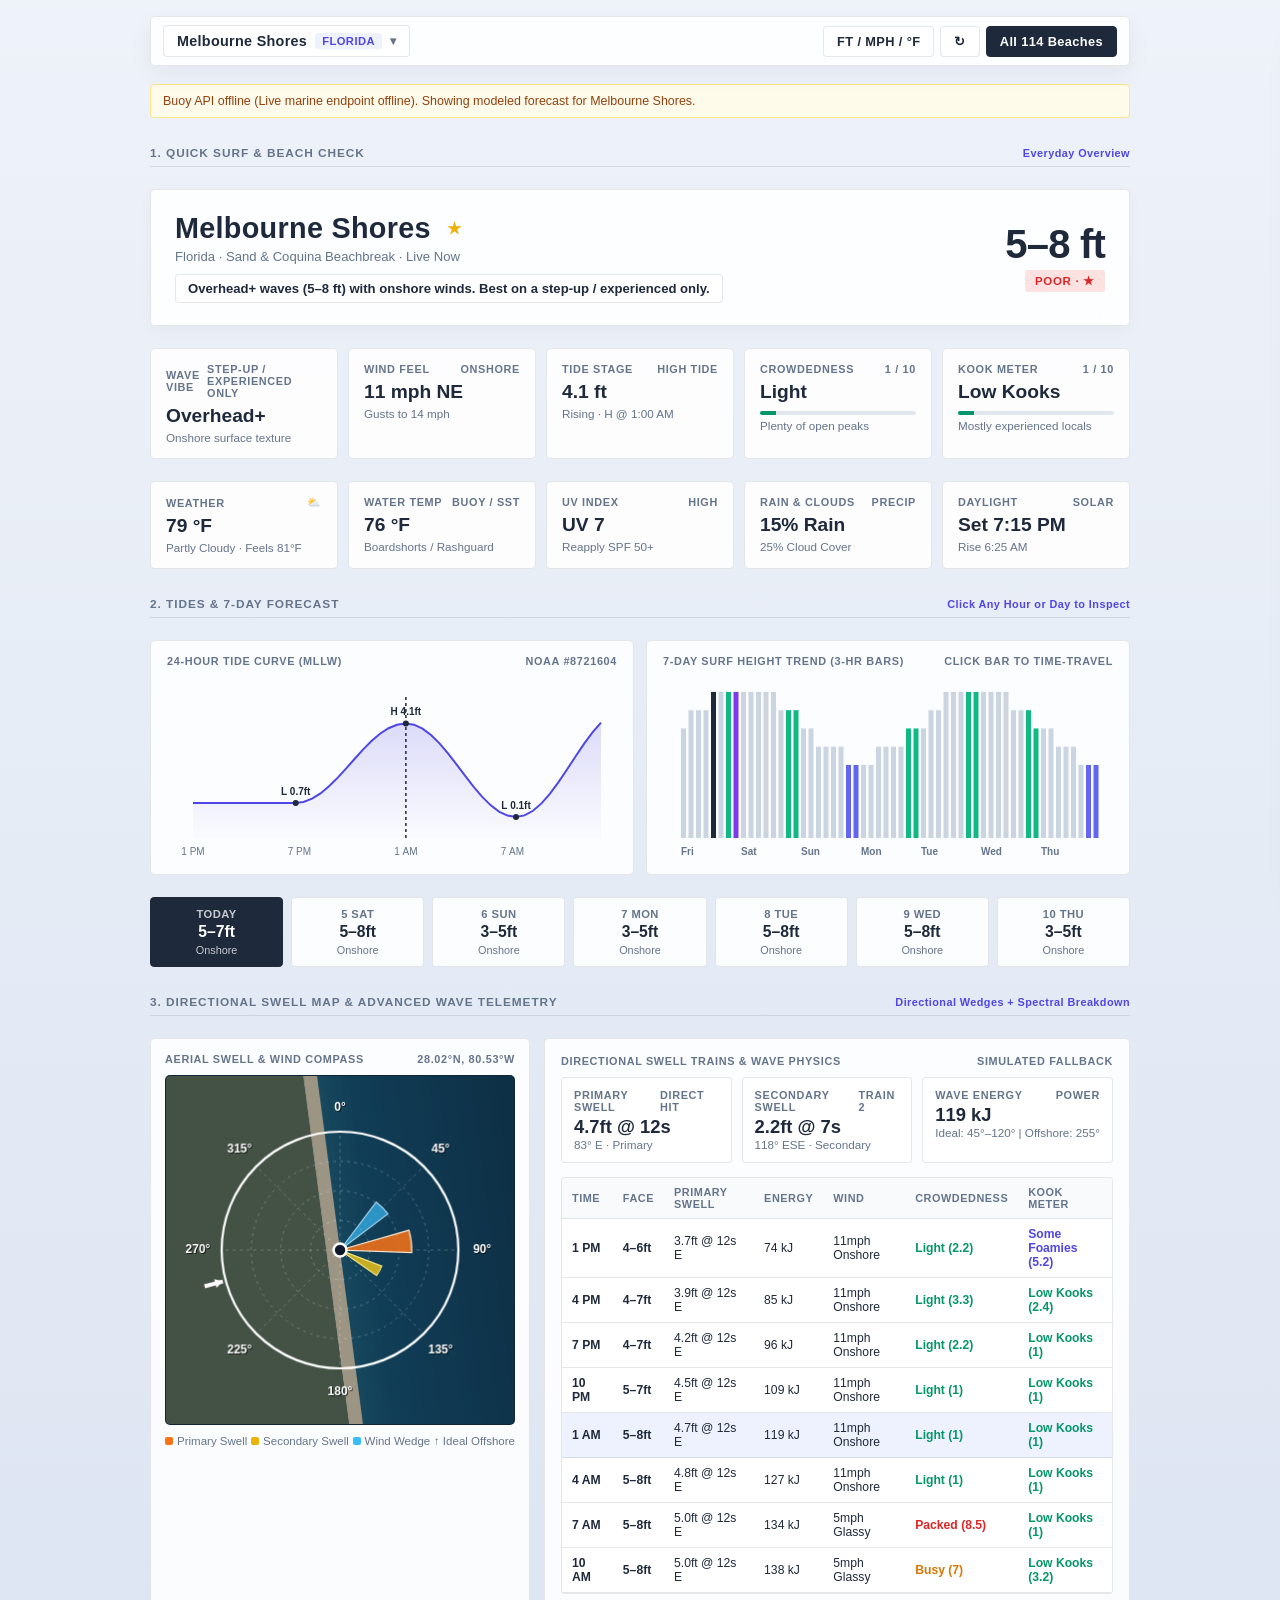
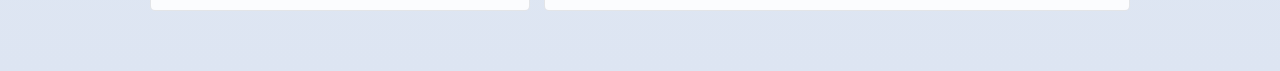
<file: index.html>
<!DOCTYPE html>
<html lang="en">
<head>
  <meta charset="UTF-8" />
  <meta name="viewport" content="width=device-width, initial-scale=1.0" />
  <title>Swell — Progressive Surf Report & Satellite Compass</title>
  <link rel="stylesheet" href="./styles.css" />
</head>
<body>

  <!-- TOP NAVIGATION BAR -->
  <header class="top-bar">
    <div class="bar-left">
      <button class="spot-current-btn" id="btnOpenSpots">
        <span id="navSpotName">Melbourne Shores</span>
        <span class="region-badge" id="navSpotRegion">Florida</span>
        <span style="color: var(--text-muted); font-size: 0.75rem;">▾</span>
      </button>
      <button id="btnResetNow" class="btn-soft" style="display: none;">Return to Live Now</button>
    </div>

    <div class="top-actions">
      <button id="btnUnits">FT / MPH / °F</button>
      <button id="btnRefresh" title="Refresh Live Buoy & Weather">↻</button>
      <button id="btnOpenDrawer2" class="btn-dark">All 114 Beaches</button>
    </div>
  </header>

  <div class="container">
    <div class="alert-banner" id="alertBanner"></div>

    <!-- =======================================================================
         TIER 1: THE BASICS (Simple At-a-Glance Summary + Local Beach Weather)
         ======================================================================= -->
    <div class="tier-header">
      <span class="tier-title">1. Quick Surf & Beach Check</span>
      <span class="tier-tag">Everyday Overview</span>
    </div>

    <section class="hero-panel">
      <div class="hero-left">
        <h1>
          <span id="spotTitle">Melbourne Shores</span>
          <button class="fav-btn" id="heroFavBtn" title="Save Favorite">★</button>
        </h1>
        <div class="hero-meta" id="spotSubtitle">Florida · Sand & Coquina Beachbreak · Viewing: Live Now</div>
        <div class="amateur-call" id="amateurSummary">Fun waist-to-chest high waves with clean offshore winds. Great for most boards.</div>
      </div>

      <div class="hero-right">
        <div class="big-surf-size" id="heroSurfRange">3–4 ft</div>
        <span class="quality-tag q-GOOD" id="heroQualityBadge">GOOD · ★★★★</span>
      </div>
    </section>

    <!-- 5 Simple Surf Cards (Wave Vibe, Wind Feel, Tide Stage, Crowdedness, Kook Meter) -->
    <section class="basic-grid">
      <div class="metric-tile">
        <div class="tile-label"><span>Wave Vibe</span><span id="tileBoardRec">Short / Funboard</span></div>
        <div class="tile-val" id="tileWaveScale">Waist – Chest</div>
        <div class="tile-sub" id="tileSurfaceNote">Clean face condition</div>
      </div>

      <div class="metric-tile">
        <div class="tile-label"><span>Wind Feel</span><span id="tileWindQuality">Clean</span></div>
        <div class="tile-val" id="tileWindSimple">8 mph Offshore</div>
        <div class="tile-sub" id="tileWindGustSimple">Gusts to 11 mph</div>
      </div>

      <div class="metric-tile">
        <div class="tile-label"><span>Tide Stage</span><span id="tileTideStage">Mid Tide</span></div>
        <div class="tile-val" id="tileTideHeight">2.4 ft</div>
        <div class="tile-sub" id="tileTideNext">Rising toward High</div>
      </div>

      <div class="metric-tile">
        <div class="tile-label"><span>Crowdedness</span><span id="tileCrowdScore">5.5 / 10</span></div>
        <div class="tile-val" id="tileCrowdLabel">Moderate</div>
        <div class="crowd-track">
          <div class="crowd-fill" id="tileCrowdBar" style="width: 55%; background: #4f46e5;"></div>
        </div>
        <div class="tile-sub" id="tileCrowdSub">Manageable peak</div>
      </div>

      <div class="metric-tile">
        <div class="tile-label"><span>Kook Meter</span><span id="tileKookScore">4.0 / 10</span></div>
        <div class="tile-val" id="tileKookLabel">Some Wavestorms</div>
        <div class="crowd-track">
          <div class="crowd-fill" id="tileKookBar" style="width: 40%; background: #f59e0b;"></div>
        </div>
        <div class="tile-sub" id="tileKookSub">Watch for flying foamies</div>
      </div>
    </section>

    <!-- Local Beach Weather & Water Strip -->
    <section class="weather-strip">
      <div class="metric-tile">
        <div class="tile-label"><span>Weather</span><span id="wxConditionIcon">☀</span></div>
        <div class="tile-val" id="wxAirTemp">78 °F</div>
        <div class="tile-sub" id="wxSkyDesc">Mostly Clear · Feels 79°</div>
      </div>

      <div class="metric-tile">
        <div class="tile-label"><span>Water Temp</span><span>Buoy / SST</span></div>
        <div class="tile-val" id="wxWaterTemp">74 °F</div>
        <div class="tile-sub" id="wxWetsuit">Rashguard / Spring Suit</div>
      </div>

      <div class="metric-tile">
        <div class="tile-label"><span>UV Index</span><span id="wxUvLevel">High</span></div>
        <div class="tile-val" id="wxUvVal">UV 7</div>
        <div class="tile-sub" id="wxSunscreen">Sunscreen advised</div>
      </div>

      <div class="metric-tile">
        <div class="tile-label"><span>Rain & Clouds</span><span>Precip</span></div>
        <div class="tile-val" id="wxRainProb">10% Rain</div>
        <div class="tile-sub" id="wxCloudCover">20% Cloud Cover</div>
      </div>

      <div class="metric-tile">
        <div class="tile-label"><span>Daylight</span><span>Solar</span></div>
        <div class="tile-val" id="wxSunset">6:45 PM</div>
        <div class="tile-sub" id="wxSunrise">First light 6:15 AM</div>
      </div>
    </section>

    <!-- =======================================================================
         TIER 2: FORECAST CHARTS & 7-DAY OUTLOOK (Intermediate)
         ======================================================================= -->
    <div class="tier-header">
      <span class="tier-title">2. Tides & 7-Day Forecast</span>
      <span class="tier-tag">Click Any Hour or Day to Inspect</span>
    </div>

    <section class="charts-row">
      <div class="chart-box">
        <div class="tile-label">
          <span>24-Hour Tide Curve (MLLW)</span>
          <span id="tideStationLabel">NOAA Station</span>
        </div>
        <div class="canvas-container">
          <canvas id="tideCanvas"></canvas>
        </div>
      </div>

      <div class="chart-box">
        <div class="tile-label">
          <span>7-Day Surf Height Trend (3-Hr Bars)</span>
          <span>Click bar to time-travel</span>
        </div>
        <div class="canvas-container">
          <canvas id="swellCanvas"></canvas>
        </div>
      </div>
    </section>

    <section class="day-strip" id="dayStrip"></section>

    <!-- =======================================================================
         TIER 3: ADVANCED SWELL COMPASS MAP & WAVE PHYSICS (Scroll Down)
         ======================================================================= -->
    <div class="tier-header">
      <span class="tier-title">3. Directional Swell Map & Advanced Wave Telemetry</span>
      <span class="tier-tag">Directional Wedges + Spectral Breakdown</span>
    </div>

    <section class="advanced-grid">
      <!-- Surfline-Style Aerial Satellite Swell & Wind Compass Map -->
      <div class="swell-map-card">
        <div class="tile-label">
          <span>Aerial Swell & Wind Compass</span>
          <span id="mapCoordsLabel">28.02°N, 80.53°W</span>
        </div>
        <div class="swell-map-wrap">
          <canvas id="swellMapCanvas"></canvas>
        </div>
        <div class="swell-map-legend">
          <span><i class="legend-dot" style="background: #f97316;"></i>Primary Swell</span>
          <span><i class="legend-dot" style="background: #eab308;"></i>Secondary Swell</span>
          <span><i class="legend-dot" style="background: #38bdf8;"></i>Wind Wedge</span>
          <span><b>↑</b> Ideal Offshore</span>
        </div>
      </div>

      <!-- Deep Oceanographic Telemetry & 3-Hour Table -->
      <div class="telemetry-card">
        <div>
          <div class="tile-label" style="margin-bottom: 10px;">
            <span>Directional Swell Trains & Wave Physics</span>
            <span id="telemetryStatus">Live NOAA + Open-Meteo</span>
          </div>
          <div class="telemetry-grid">
            <div class="tech-box">
              <div class="tile-label"><span>Primary Swell</span><span id="advAlign">Direct</span></div>
              <div class="tech-val" id="advPrimarySwell">3.5ft @ 12s</div>
              <div class="tile-sub" id="advPrimaryDir">72° ENE · Groundswell</div>
            </div>
            <div class="tech-box">
              <div class="tile-label"><span>Secondary Swell</span><span>Train 2</span></div>
              <div class="tech-val" id="advSecSwell">1.8ft @ 8s</div>
              <div class="tile-sub" id="advSecDir">110° ESE · Windswell</div>
            </div>
            <div class="tech-box">
              <div class="tile-label"><span>Wave Energy</span><span>Power</span></div>
              <div class="tech-val" id="advEnergy">215 kJ</div>
              <div class="tile-sub" id="advSpotWindow">Ideal: 45°–115°</div>
            </div>
          </div>
        </div>

        <div class="mini-table-wrap">
          <table class="mini-table">
            <thead>
              <tr>
                <th>Time</th>
                <th>Face</th>
                <th>Primary Swell</th>
                <th>Energy</th>
                <th>Wind</th>
                <th>Crowdedness</th>
                <th>Kook Meter</th>
              </tr>
            </thead>
            <tbody id="hourlyTableBody"></tbody>
          </table>
        </div>
      </div>
    </section>
  </div>

  <!-- SLIDE-OUT DRAWER (114 SURF BREAKS DIRECTORY) -->
  <div class="drawer-backdrop" id="drawerBackdrop"></div>

  <aside class="drawer" id="mainDrawer">
    <div class="drawer-header">
      <h2>Select Surf Break (114 Spots)</h2>
      <button id="btnCloseDrawer" style="padding: 4px 9px;">✕</button>
    </div>

    <input type="text" id="spotSearch" class="search-box" placeholder="Search Melbourne Shores, Venice, Topanga, Malibu..." />

    <div class="region-pills" id="regionTabs">
      <button class="region-pill active" data-region="ALL">All (114)</button>
      <button class="region-pill" data-region="Florida">Florida (27)</button>
      <button class="region-pill" data-region="LA & SoCal">LA & SoCal (30)</button>
      <button class="region-pill" data-region="NorCal">NorCal (13)</button>
      <button class="region-pill" data-region="Hawaii">Hawaii (16)</button>
      <button class="region-pill" data-region="East Coast">East Coast (20)</button>
      <button class="region-pill" data-region="Gulf & PNW">Gulf & PNW (8)</button>
      <button class="region-pill" data-region="FAV">★ Saved</button>
    </div>

    <div class="spots-scroll" id="spotList"></div>
  </aside>

  <script type="module" src="./js/main.js"></script>
</body>
</html>
</file>
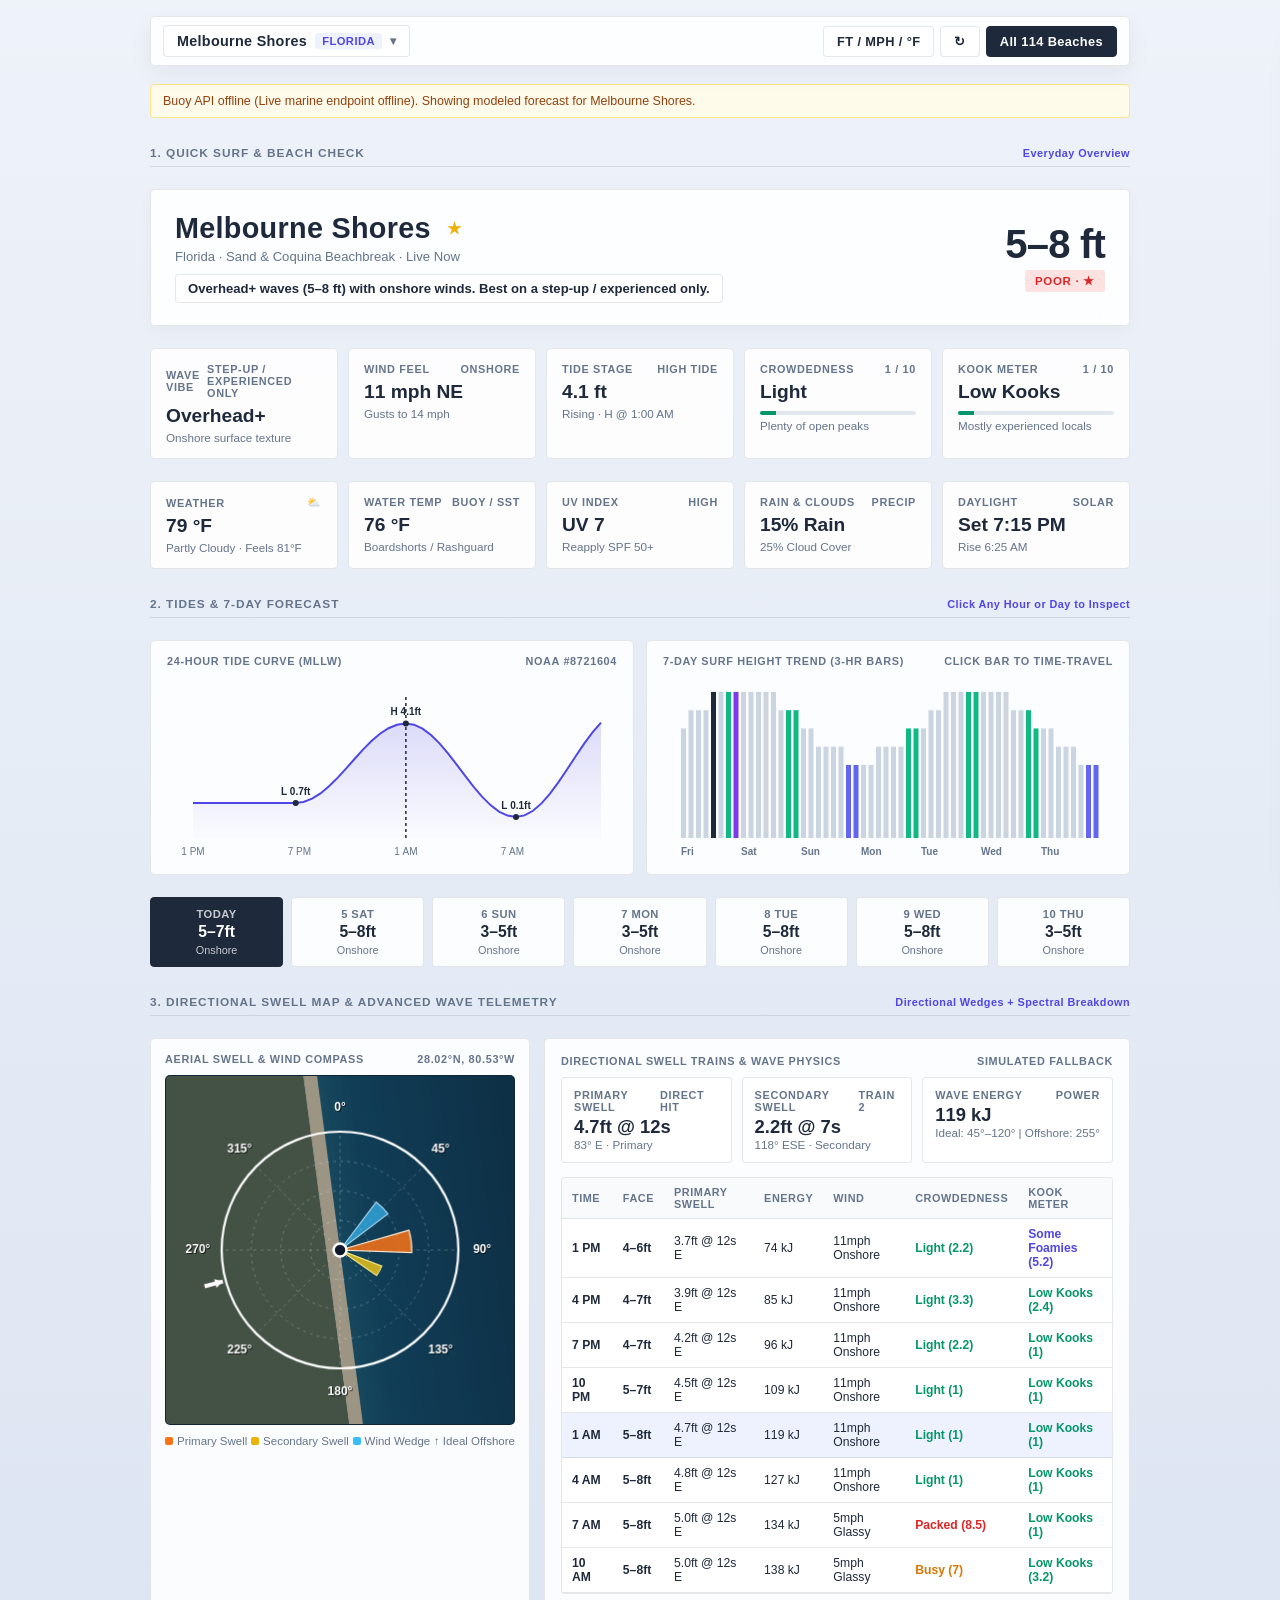
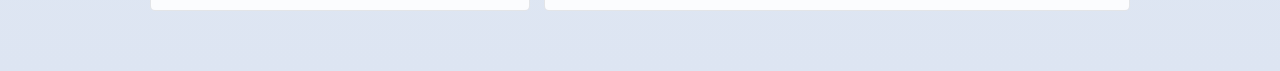
<file: surf_forecast.html>
<!DOCTYPE html>
<html lang="en">
<head>
  <meta charset="UTF-8" />
  <meta name="viewport" content="width=device-width, initial-scale=1.0" />
  <title>Swell — Progressive Surf Report & Satellite Compass</title>
  <style>
    :root {
      --bg-top: #eef2f9;
      --bg-bottom: #dde5f2;
      --surface: rgba(255, 255, 255, 0.88);
      --surface-solid: #ffffff;
      --surface-muted: #f8fafc;
      --border: rgba(30, 41, 59, 0.11);
      --text-main: #1e293b;
      --text-muted: #64748b;
      --accent: #4f46e5;
      --accent-soft: #eef2ff;
      --epic: #7c3aed;
      --good: #059669;
      --fair: #d97706;
      --poor: #dc2626;
      --font-futura: 'Futura', 'Futura PT', 'Avenir Next', 'Avenir', 'Century Gothic', sans-serif;
    }

    * {
      box-sizing: border-box;
      margin: 0;
      padding: 0;
      user-select: none;
    }

    body {
      background: linear-gradient(180deg, var(--bg-top) 0%, var(--bg-bottom) 100%);
      color: var(--text-main);
      font-family: var(--font-futura);
      min-height: 100vh;
      display: flex;
      flex-direction: column;
      align-items: center;
      padding: 84px 18px 60px;
    }

    /* Clean Architectural Top Bar */
    .top-bar {
      position: fixed;
      top: 16px;
      left: 50%;
      transform: translateX(-50%);
      width: min(94vw, 980px);
      background: var(--surface);
      backdrop-filter: blur(16px);
      -webkit-backdrop-filter: blur(16px);
      border: 1px solid var(--border);
      border-radius: 5px;
      padding: 8px 12px;
      display: flex;
      align-items: center;
      justify-content: space-between;
      gap: 10px;
      box-shadow: 0 8px 24px rgba(15, 23, 42, 0.05);
      z-index: 30;
    }

    .bar-left {
      display: flex;
      align-items: center;
      gap: 8px;
      overflow: hidden;
    }

    .spot-current-btn {
      font-size: 0.9rem;
      font-weight: 700;
      letter-spacing: 0.02em;
      background: var(--surface-solid);
      border: 1px solid var(--border);
      padding: 7px 13px;
      border-radius: 4px;
      display: inline-flex;
      align-items: center;
      gap: 8px;
      cursor: pointer;
    }

    .region-badge {
      font-size: 0.7rem;
      font-weight: 600;
      color: var(--accent);
      background: var(--accent-soft);
      padding: 2px 7px;
      border-radius: 3px;
      text-transform: uppercase;
      letter-spacing: 0.04em;
    }

    .top-actions {
      display: flex;
      align-items: center;
      gap: 6px;
    }

    button {
      font-family: var(--font-futura);
      font-size: 0.8rem;
      font-weight: 600;
      letter-spacing: 0.03em;
      padding: 7px 13px;
      border-radius: 4px;
      border: 1px solid var(--border);
      background: var(--surface-solid);
      color: var(--text-main);
      cursor: pointer;
      transition: all 0.14s ease;
      display: inline-flex;
      align-items: center;
      justify-content: center;
      gap: 6px;
    }

    button:hover {
      background: var(--surface-muted);
      border-color: rgba(30, 41, 59, 0.24);
    }

    button:active {
      transform: translateY(1px);
    }

    .btn-dark {
      background: var(--text-main);
      color: #ffffff;
      border-color: var(--text-main);
    }

    .btn-dark:hover {
      background: #334155;
    }

    .btn-soft {
      background: var(--accent-soft);
      color: var(--accent);
      border-color: rgba(79, 70, 229, 0.2);
    }

    /* Main Progressive Container */
    .container {
      width: min(94vw, 980px);
      display: flex;
      flex-direction: column;
      gap: 22px;
    }

    .alert-banner {
      background: #fffbeb;
      border: 1px solid #fde68a;
      color: #92400e;
      padding: 9px 12px;
      border-radius: 4px;
      font-size: 0.78rem;
      display: none;
    }

    /* Section Dividers for Progressive Complexity */
    .tier-header {
      display: flex;
      align-items: center;
      justify-content: space-between;
      border-bottom: 1px solid var(--border);
      padding-bottom: 6px;
      margin-top: 6px;
    }

    .tier-title {
      font-size: 0.74rem;
      font-weight: 700;
      text-transform: uppercase;
      letter-spacing: 0.08em;
      color: var(--text-muted);
    }

    .tier-tag {
      font-size: 0.68rem;
      font-weight: 600;
      color: var(--accent);
      letter-spacing: 0.04em;
    }

    /* =========================================================================
       TIER 1: THE BASICS (Amateur & Everyday Surfer Quick Check)
       ========================================================================= */
    .hero-panel {
      background: var(--surface);
      backdrop-filter: blur(12px);
      border: 1px solid var(--border);
      border-radius: 5px;
      padding: 22px 24px;
      display: flex;
      justify-content: space-between;
      align-items: center;
      flex-wrap: wrap;
      gap: 16px;
      box-shadow: 0 4px 16px rgba(15, 23, 42, 0.03);
    }

    .hero-left h1 {
      font-size: 1.8rem;
      font-weight: 700;
      letter-spacing: 0.01em;
      display: flex;
      align-items: center;
      gap: 10px;
    }

    .hero-meta {
      font-size: 0.82rem;
      color: var(--text-muted);
      margin-top: 4px;
    }

    .amateur-call {
      margin-top: 10px;
      display: inline-block;
      background: var(--surface-solid);
      border: 1px solid var(--border);
      padding: 6px 12px;
      border-radius: 4px;
      font-size: 0.82rem;
      font-weight: 600;
      color: var(--text-main);
    }

    .hero-right {
      text-align: right;
    }

    .big-surf-size {
      font-size: 2.5rem;
      font-weight: 700;
      letter-spacing: -0.02em;
      line-height: 1;
    }

    .quality-tag {
      display: inline-block;
      font-size: 0.72rem;
      font-weight: 700;
      padding: 4px 10px;
      border-radius: 3px;
      text-transform: uppercase;
      letter-spacing: 0.06em;
      margin-top: 6px;
    }

    .q-EPIC { background: #f3e8ff; color: var(--epic); }
    .q-GOOD { background: #d1fae5; color: var(--good); }
    .q-FAIR { background: #fef3c7; color: var(--fair); }
    .q-POOR { background: #fee2e2; color: var(--poor); }

    /* Basic 5-Card Strip (Wave Vibe, Wind, Tide, Crowdedness, Kook Meter) + Weather Strip */
    .basic-grid {
      display: grid;
      grid-template-columns: repeat(5, 1fr);
      gap: 10px;
    }

    .weather-strip {
      display: grid;
      grid-template-columns: repeat(5, 1fr);
      gap: 10px;
    }

    .metric-tile {
      background: var(--surface);
      border: 1px solid var(--border);
      border-radius: 5px;
      padding: 14px 15px;
      display: flex;
      flex-direction: column;
      gap: 4px;
    }

    .tile-label {
      font-size: 0.68rem;
      font-weight: 700;
      text-transform: uppercase;
      letter-spacing: 0.06em;
      color: var(--text-muted);
      display: flex;
      justify-content: space-between;
      align-items: center;
    }

    .tile-val {
      font-size: 1.2rem;
      font-weight: 700;
      color: var(--text-main);
      display: flex;
      align-items: center;
      gap: 6px;
      margin-top: 2px;
    }

    .tile-sub {
      font-size: 0.73rem;
      color: var(--text-muted);
      white-space: nowrap;
      overflow: hidden;
      text-overflow: ellipsis;
    }

    .crowd-track {
      width: 100%;
      height: 4px;
      background: #e2e8f0;
      border-radius: 2px;
      overflow: hidden;
      margin-top: 4px;
    }

    .crowd-fill {
      height: 100%;
      transition: width 0.3s ease;
    }

    /* =========================================================================
       TIER 2: FORECAST CHARTS & 7-DAY OUTLOOK
       ========================================================================= */
    .charts-row {
      display: grid;
      grid-template-columns: 1fr 1fr;
      gap: 12px;
    }

    .chart-box {
      background: var(--surface);
      border: 1px solid var(--border);
      border-radius: 5px;
      padding: 14px 16px;
      display: flex;
      flex-direction: column;
      gap: 8px;
    }

    .canvas-container {
      width: 100%;
      height: 185px;
      position: relative;
    }

    canvas {
      width: 100%;
      height: 100%;
      display: block;
      cursor: crosshair;
    }

    .day-strip {
      display: grid;
      grid-template-columns: repeat(7, 1fr);
      gap: 8px;
    }

    .day-card {
      background: var(--surface);
      border: 1px solid var(--border);
      border-radius: 4px;
      padding: 10px 8px;
      text-align: center;
      cursor: pointer;
      transition: all 0.14s ease;
    }

    .day-card:hover {
      background: var(--surface-solid);
      border-color: rgba(30, 41, 59, 0.25);
    }

    .day-card.active {
      background: var(--text-main);
      color: #ffffff;
      border-color: var(--text-main);
    }

    .day-card.active .day-sub,
    .day-card.active .day-title {
      color: rgba(255, 255, 255, 0.75);
    }

    .day-title {
      font-size: 0.7rem;
      font-weight: 700;
      text-transform: uppercase;
      letter-spacing: 0.04em;
      color: var(--text-muted);
    }

    .day-size {
      font-size: 0.98rem;
      font-weight: 700;
      margin: 3px 0;
    }

    .day-sub {
      font-size: 0.68rem;
      color: var(--text-muted);
    }

    /* =========================================================================
       TIER 3: ADVANCED SATELLITE SWELL COMPASS & TELEMETRY (Scroll Down)
       ========================================================================= */
    .advanced-grid {
      display: grid;
      grid-template-columns: 380px 1fr;
      gap: 14px;
      align-items: stretch;
    }

    .swell-map-card {
      background: var(--surface);
      border: 1px solid var(--border);
      border-radius: 5px;
      padding: 14px;
      display: flex;
      flex-direction: column;
      gap: 10px;
    }

    .swell-map-wrap {
      width: 100%;
      aspect-ratio: 1 / 1;
      border-radius: 5px;
      overflow: hidden;
      position: relative;
      background: #0d2538;
      border: 1px solid var(--border);
    }

    .swell-map-legend {
      display: flex;
      justify-content: space-between;
      font-size: 0.72rem;
      color: var(--text-muted);
    }

    .legend-dot {
      display: inline-block;
      width: 8px;
      height: 8px;
      border-radius: 2px;
      margin-right: 4px;
    }

    .telemetry-card {
      background: var(--surface);
      border: 1px solid var(--border);
      border-radius: 5px;
      padding: 16px;
      display: flex;
      flex-direction: column;
      justify-content: space-between;
      gap: 14px;
    }

    .telemetry-grid {
      display: grid;
      grid-template-columns: repeat(3, 1fr);
      gap: 10px;
    }

    .tech-box {
      background: var(--surface-solid);
      border: 1px solid var(--border);
      border-radius: 4px;
      padding: 11px 12px;
    }

    .tech-val {
      font-size: 1.15rem;
      font-weight: 700;
      margin-top: 3px;
    }

    .mini-table-wrap {
      overflow-x: auto;
      border: 1px solid var(--border);
      border-radius: 4px;
      background: var(--surface-solid);
    }

    .mini-table {
      width: 100%;
      border-collapse: collapse;
      font-size: 0.76rem;
    }

    .mini-table th, .mini-table td {
      padding: 8px 10px;
      text-align: left;
      border-bottom: 1px solid var(--border);
    }

    .mini-table th {
      font-size: 0.68rem;
      text-transform: uppercase;
      letter-spacing: 0.05em;
      color: var(--text-muted);
      background: var(--surface-muted);
    }

    .mini-table tr {
      cursor: pointer;
    }

    .mini-table tr:hover {
      background: var(--accent-soft);
    }

    /* Slide-Out Drawer (114 Surf Breaks) */
    .drawer-backdrop {
      position: fixed;
      inset: 0;
      background: rgba(15, 23, 42, 0.22);
      backdrop-filter: blur(3px);
      opacity: 0;
      pointer-events: none;
      transition: opacity 0.2s ease;
      z-index: 40;
    }

    .drawer-backdrop.open {
      opacity: 1;
      pointer-events: auto;
    }

    .drawer {
      position: fixed;
      top: 14px;
      right: 14px;
      bottom: 14px;
      width: min(440px, calc(100vw - 28px));
      background: rgba(255, 255, 255, 0.97);
      backdrop-filter: blur(20px);
      border: 1px solid var(--border);
      border-radius: 6px;
      box-shadow: 0 20px 44px rgba(15, 23, 42, 0.14);
      padding: 18px;
      display: flex;
      flex-direction: column;
      gap: 12px;
      overflow-y: auto;
      transform: translateX(110%);
      transition: transform 0.25s cubic-bezier(0.16, 1, 0.3, 1);
      z-index: 50;
    }

    .drawer.open {
      transform: translateX(0);
    }

    .drawer-header {
      display: flex;
      justify-content: space-between;
      align-items: center;
      padding-bottom: 10px;
      border-bottom: 1px solid var(--border);
    }

    .drawer-header h2 {
      font-size: 0.95rem;
      font-weight: 700;
      text-transform: uppercase;
      letter-spacing: 0.04em;
    }

    .search-box {
      width: 100%;
      font-family: var(--font-futura);
      font-size: 0.82rem;
      padding: 9px 11px;
      border: 1px solid var(--border);
      border-radius: 4px;
      background: var(--surface-muted);
      color: var(--text-main);
      outline: none;
    }

    .search-box:focus {
      border-color: var(--accent);
      background: #ffffff;
    }

    .region-pills {
      display: flex;
      flex-wrap: wrap;
      gap: 5px;
    }

    .region-pill {
      font-size: 0.71rem;
      padding: 5px 8px;
      border-radius: 4px;
    }

    .region-pill.active {
      background: var(--text-main);
      color: #ffffff;
      border-color: var(--text-main);
    }

    .spots-scroll {
      flex: 1;
      overflow-y: auto;
      border: 1px solid var(--border);
      border-radius: 4px;
      background: var(--surface-muted);
      display: flex;
      flex-direction: column;
    }

    .spot-row {
      padding: 9px 12px;
      border-bottom: 1px solid var(--border);
      display: flex;
      justify-content: space-between;
      align-items: center;
      cursor: pointer;
      background: #ffffff;
      transition: background 0.12s ease;
    }

    .spot-row:hover {
      background: var(--surface-muted);
    }

    .spot-row.selected {
      background: var(--accent-soft);
    }

    .spot-row-title {
      font-size: 0.84rem;
      font-weight: 600;
    }

    .spot-row-sub {
      font-size: 0.7rem;
      color: var(--text-muted);
    }

    .fav-btn {
      border: none;
      background: transparent;
      font-size: 1rem;
      color: #cbd5e1;
      padding: 2px 6px;
    }

    .fav-btn.active {
      color: #eab308;
    }

    @media (max-width: 920px) {
      .basic-grid { grid-template-columns: repeat(2, 1fr); }
      .weather-strip { grid-template-columns: repeat(3, 1fr); }
      .charts-row { grid-template-columns: 1fr; }
      .advanced-grid { grid-template-columns: 1fr; }
      .day-strip { grid-template-columns: repeat(4, 1fr); }
    }
  </style>
</head>
<body>

  <!-- TOP NAVIGATION BAR -->
  <header class="top-bar">
    <div class="bar-left">
      <button class="spot-current-btn" id="btnOpenSpots">
        <span id="navSpotName">Melbourne Shores</span>
        <span class="region-badge" id="navSpotRegion">Florida</span>
        <span style="color: var(--text-muted); font-size: 0.75rem;">▾</span>
      </button>
      <button id="btnResetNow" class="btn-soft" style="display: none;">Return to Live Now</button>
    </div>

    <div class="top-actions">
      <button id="btnUnits">FT / MPH / °F</button>
      <button id="btnRefresh" title="Refresh Live Buoy & Weather">↻</button>
      <button id="btnOpenDrawer2" class="btn-dark">All 114 Beaches</button>
    </div>
  </header>

  <div class="container">
    <div class="alert-banner" id="alertBanner"></div>

    <!-- =======================================================================
         TIER 1: THE BASICS (Simple At-a-Glance Summary + Local Beach Weather)
         ======================================================================= -->
    <div class="tier-header">
      <span class="tier-title">1. Quick Surf & Beach Check</span>
      <span class="tier-tag">Everyday Overview</span>
    </div>

    <section class="hero-panel">
      <div class="hero-left">
        <h1>
          <span id="spotTitle">Melbourne Shores</span>
          <button class="fav-btn" id="heroFavBtn" title="Save Favorite">★</button>
        </h1>
        <div class="hero-meta" id="spotSubtitle">Florida · Sand & Coquina Beachbreak · Viewing: Live Now</div>
        <div class="amateur-call" id="amateurSummary">Fun waist-to-chest high waves with clean offshore winds. Great for most boards.</div>
      </div>

      <div class="hero-right">
        <div class="big-surf-size" id="heroSurfRange">3–4 ft</div>
        <span class="quality-tag q-GOOD" id="heroQualityBadge">GOOD · ★★★★</span>
      </div>
    </section>

    <!-- 5 Simple Surf Cards (Wave Vibe, Wind Feel, Tide Stage, Crowdedness, Kook Meter) -->
    <section class="basic-grid">
      <div class="metric-tile">
        <div class="tile-label"><span>Wave Vibe</span><span id="tileBoardRec">Short / Funboard</span></div>
        <div class="tile-val" id="tileWaveScale">Waist – Chest</div>
        <div class="tile-sub" id="tileSurfaceNote">Clean face condition</div>
      </div>

      <div class="metric-tile">
        <div class="tile-label"><span>Wind Feel</span><span id="tileWindQuality">Clean</span></div>
        <div class="tile-val" id="tileWindSimple">8 mph Offshore</div>
        <div class="tile-sub" id="tileWindGustSimple">Gusts to 11 mph</div>
      </div>

      <div class="metric-tile">
        <div class="tile-label"><span>Tide Stage</span><span id="tileTideStage">Mid Tide</span></div>
        <div class="tile-val" id="tileTideHeight">2.4 ft</div>
        <div class="tile-sub" id="tileTideNext">Rising toward High</div>
      </div>

      <div class="metric-tile">
        <div class="tile-label"><span>Crowdedness</span><span id="tileCrowdScore">5.5 / 10</span></div>
        <div class="tile-val" id="tileCrowdLabel">Moderate</div>
        <div class="crowd-track">
          <div class="crowd-fill" id="tileCrowdBar" style="width: 55%; background: #4f46e5;"></div>
        </div>
        <div class="tile-sub" id="tileCrowdSub">Manageable peak</div>
      </div>

      <div class="metric-tile">
        <div class="tile-label"><span>Kook Meter</span><span id="tileKookScore">4.0 / 10</span></div>
        <div class="tile-val" id="tileKookLabel">Some Wavestorms</div>
        <div class="crowd-track">
          <div class="crowd-fill" id="tileKookBar" style="width: 40%; background: #f59e0b;"></div>
        </div>
        <div class="tile-sub" id="tileKookSub">Watch for flying foamies</div>
      </div>
    </section>

    <!-- Local Beach Weather & Water Strip -->
    <section class="weather-strip">
      <div class="metric-tile">
        <div class="tile-label"><span>Weather</span><span id="wxConditionIcon">☀</span></div>
        <div class="tile-val" id="wxAirTemp">78 °F</div>
        <div class="tile-sub" id="wxSkyDesc">Mostly Clear · Feels 79°</div>
      </div>

      <div class="metric-tile">
        <div class="tile-label"><span>Water Temp</span><span>Buoy / SST</span></div>
        <div class="tile-val" id="wxWaterTemp">74 °F</div>
        <div class="tile-sub" id="wxWetsuit">Rashguard / Spring Suit</div>
      </div>

      <div class="metric-tile">
        <div class="tile-label"><span>UV Index</span><span id="wxUvLevel">High</span></div>
        <div class="tile-val" id="wxUvVal">UV 7</div>
        <div class="tile-sub" id="wxSunscreen">Sunscreen advised</div>
      </div>

      <div class="metric-tile">
        <div class="tile-label"><span>Rain & Clouds</span><span>Precip</span></div>
        <div class="tile-val" id="wxRainProb">10% Rain</div>
        <div class="tile-sub" id="wxCloudCover">20% Cloud Cover</div>
      </div>

      <div class="metric-tile">
        <div class="tile-label"><span>Daylight</span><span>Solar</span></div>
        <div class="tile-val" id="wxSunset">6:45 PM</div>
        <div class="tile-sub" id="wxSunrise">First light 6:15 AM</div>
      </div>
    </section>

    <!-- =======================================================================
         TIER 2: FORECAST CHARTS & 7-DAY OUTLOOK (Intermediate)
         ======================================================================= -->
    <div class="tier-header">
      <span class="tier-title">2. Tides & 7-Day Forecast</span>
      <span class="tier-tag">Click Any Hour or Day to Inspect</span>
    </div>

    <section class="charts-row">
      <div class="chart-box">
        <div class="tile-label">
          <span>24-Hour Tide Curve (MLLW)</span>
          <span id="tideStationLabel">NOAA Station</span>
        </div>
        <div class="canvas-container">
          <canvas id="tideCanvas"></canvas>
        </div>
      </div>

      <div class="chart-box">
        <div class="tile-label">
          <span>7-Day Surf Height Trend (3-Hr Bars)</span>
          <span>Click bar to time-travel</span>
        </div>
        <div class="canvas-container">
          <canvas id="swellCanvas"></canvas>
        </div>
      </div>
    </section>

    <section class="day-strip" id="dayStrip"></section>

    <!-- =======================================================================
         TIER 3: ADVANCED SWELL COMPASS MAP & WAVE PHYSICS (Scroll Down)
         ======================================================================= -->
    <div class="tier-header">
      <span class="tier-title">3. Directional Swell Map & Advanced Wave Telemetry</span>
      <span class="tier-tag">Directional Wedges + Spectral Breakdown</span>
    </div>

    <section class="advanced-grid">
      <!-- Surfline-Style Aerial Satellite Swell & Wind Compass Map -->
      <div class="swell-map-card">
        <div class="tile-label">
          <span>Aerial Swell & Wind Compass</span>
          <span id="mapCoordsLabel">28.02°N, 80.53°W</span>
        </div>
        <div class="swell-map-wrap">
          <canvas id="swellMapCanvas"></canvas>
        </div>
        <div class="swell-map-legend">
          <span><i class="legend-dot" style="background: #f97316;"></i>Primary Swell</span>
          <span><i class="legend-dot" style="background: #eab308;"></i>Secondary Swell</span>
          <span><i class="legend-dot" style="background: #38bdf8;"></i>Wind Wedge</span>
          <span><b>↑</b> Ideal Offshore</span>
        </div>
      </div>

      <!-- Deep Oceanographic Telemetry & 3-Hour Table -->
      <div class="telemetry-card">
        <div>
          <div class="tile-label" style="margin-bottom: 10px;">
            <span>Directional Swell Trains & Wave Physics</span>
            <span id="telemetryStatus">Live NOAA + Open-Meteo</span>
          </div>
          <div class="telemetry-grid">
            <div class="tech-box">
              <div class="tile-label"><span>Primary Swell</span><span id="advAlign">Direct</span></div>
              <div class="tech-val" id="advPrimarySwell">3.5ft @ 12s</div>
              <div class="tile-sub" id="advPrimaryDir">72° ENE · Groundswell</div>
            </div>
            <div class="tech-box">
              <div class="tile-label"><span>Secondary Swell</span><span>Train 2</span></div>
              <div class="tech-val" id="advSecSwell">1.8ft @ 8s</div>
              <div class="tile-sub" id="advSecDir">110° ESE · Windswell</div>
            </div>
            <div class="tech-box">
              <div class="tile-label"><span>Wave Energy</span><span>Power</span></div>
              <div class="tech-val" id="advEnergy">215 kJ</div>
              <div class="tile-sub" id="advSpotWindow">Ideal: 45°–115°</div>
            </div>
          </div>
        </div>

        <div class="mini-table-wrap">
          <table class="mini-table">
            <thead>
              <tr>
                <th>Time</th>
                <th>Face</th>
                <th>Primary Swell</th>
                <th>Energy</th>
                <th>Wind</th>
                <th>Crowdedness</th>
                <th>Kook Meter</th>
              </tr>
            </thead>
            <tbody id="hourlyTableBody"></tbody>
          </table>
        </div>
      </div>
    </section>
  </div>

  <!-- SLIDE-OUT DRAWER (114 SURF BREAKS DIRECTORY) -->
  <div class="drawer-backdrop" id="drawerBackdrop"></div>

  <aside class="drawer" id="mainDrawer">
    <div class="drawer-header">
      <h2>Select Surf Break (114 Spots)</h2>
      <button id="btnCloseDrawer" style="padding: 4px 9px;">✕</button>
    </div>

    <input type="text" id="spotSearch" class="search-box" placeholder="Search Melbourne Shores, Venice, Topanga, Malibu..." />

    <div class="region-pills" id="regionTabs">
      <button class="region-pill active" data-region="ALL">All (114)</button>
      <button class="region-pill" data-region="Florida">Florida (27)</button>
      <button class="region-pill" data-region="LA & SoCal">LA & SoCal (30)</button>
      <button class="region-pill" data-region="NorCal">NorCal (13)</button>
      <button class="region-pill" data-region="Hawaii">Hawaii (16)</button>
      <button class="region-pill" data-region="East Coast">East Coast (20)</button>
      <button class="region-pill" data-region="Gulf & PNW">Gulf & PNW (8)</button>
      <button class="region-pill" data-region="FAV">★ Saved</button>
    </div>

    <div class="spots-scroll" id="spotList"></div>
  </aside>

  <script>
    /**
     * ============================================================================
     * 1. 114-SPOT SURF BREAK DIRECTORY
     * Includes Melbourne Shores + Melbourne Beach (FL) and expanded Los Angeles
     * County breaks (Topanga, Sunset Point, Santa Monica, Venice Breakwater,
     * El Porto, Manhattan Pier, Hermosa, Redondo Breakwall, Haggerty's).
     * ============================================================================
     */
    const RAW_SPOTS = [
      // --- FLORIDA (27 Spots: Melbourne Shores, Space Coast, North, South & Gulf) ---
      ["fl_melbourneshores", "Melbourne Shores", "Florida", 28.019, -80.534, "8721604", 45, 120, 255, "Mid", "Sand & Coquina Beachbreak", 7.6],
      ["fl_melbournebch", "Melbourne Beach (Ocean Ave)", "Florida", 28.068, -80.556, "8721604", 45, 120, 255, "Mid", "Sandbar Beachbreak", 7.8],
      ["fl_sebastian", "Sebastian Inlet (First Peak)", "Florida", 27.861, -80.446, "8721604", 45, 115, 255, "Low", "Jetty Wedge", 8.8],
      ["fl_indialantic", "Indialantic Boardwalk", "Florida", 28.089, -80.565, "8721604", 50, 120, 255, "Mid", "Sandbar", 7.7],
      ["fl_satellite", "Satellite Beach (RC's)", "Florida", 28.176, -80.588, "8721604", 50, 115, 255, "Low", "Coquina Reef", 7.9],
      ["fl_cocoa", "Cocoa Beach Pier", "Florida", 28.368, -80.602, "8721604", 50, 125, 260, "Mid", "Pier Sandbar", 9.1],
      ["fl_playalinda", "Playalinda Beach (Canaveral)", "Florida", 28.645, -80.625, "8721604", 45, 120, 250, "Mid", "Outer Sandbar", 7.4],
      ["fl_nsb", "New Smyrna Beach Inlet", "Florida", 29.071, -80.908, "8721120", 45, 120, 245, "Mid", "Inlet Wedge", 9.3],
      ["fl_ponce", "Ponce Inlet (North Jetty)", "Florida", 29.080, -80.916, "8721120", 45, 115, 250, "Low", "Jetty Sandbar", 8.4],
      ["fl_daytona", "Daytona Beach Main St Pier", "Florida", 29.227, -81.007, "8721120", 50, 125, 250, "Mid", "Pier Sandbar", 8.3],
      ["fl_ormond", "Ormond Beach", "Florida", 29.289, -81.039, "8721120", 50, 125, 250, "Mid", "Sand Beachbreak", 7.3],
      ["fl_flagler", "Flagler Beach Pier", "Florida", 29.479, -81.125, "8721120", 50, 125, 250, "Mid", "Pier Beachbreak", 7.9],
      ["fl_matanzas", "Matanzas Inlet", "Florida", 29.706, -81.229, "8720587", 50, 125, 255, "Low", "Inlet Sandbar", 7.5],
      ["fl_staug", "St. Augustine Pier / Blowhole", "Florida", 29.855, -81.264, "8720587", 50, 125, 260, "Mid", "Sand Beachbreak", 8.2],
      ["fl_vilano", "Vilano Beach", "Florida", 29.918, -81.291, "8720587", 50, 120, 255, "Low", "Heavy Shorebreak", 7.6],
      ["fl_micklers", "Mickler's Landing (Ponte Vedra)", "Florida", 30.163, -81.353, "8720218", 55, 125, 260, "Mid", "Coquina Sandbar", 7.4],
      ["fl_jaxpier", "Jacksonville Beach Pier", "Florida", 30.294, -81.389, "8720218", 55, 130, 265, "Mid", "Pier Sandbar", 8.6],
      ["fl_atlanticbch", "Atlantic Beach", "Florida", 30.325, -81.395, "8720218", 55, 130, 265, "Mid", "Beachbreak", 7.8],
      ["fl_poles", "Mayport Poles (Hanna Park)", "Florida", 30.391, -81.396, "8720218", 50, 125, 255, "Mid", "Jetty Sandbar", 8.5],
      ["fl_littletalbot", "Little Talbot Island", "Florida", 30.453, -81.411, "8720218", 55, 130, 265, "Low", "State Park Sandbar", 6.5],
      ["fl_fernandina", "Fernandina Beach Main", "Florida", 30.670, -81.432, "8720030", 55, 130, 265, "Mid", "Sandbar", 7.2],
      ["fl_ftpierce", "Fort Pierce Inlet (North Jetty)", "Florida", 27.475, -80.289, "8722670", 40, 105, 250, "Mid", "Protected Sandbar", 8.1],
      ["fl_jupiter", "Jupiter Inlet", "Florida", 26.944, -80.068, "8722670", 30, 85, 250, "Low", "Inlet Sandbar", 7.8],
      ["fl_reefroad", "Reef Road (Palm Beach)", "Florida", 26.768, -80.032, "8722670", 20, 75, 255, "Mid", "Deepwater Sandbar", 8.2],
      ["fl_delray", "Delray / Deerfield Beach Pier", "Florida", 26.316, -80.074, "8722956", 35, 95, 270, "Low", "Pier Sandbar", 7.5],
      ["fl_southbeach", "South Beach (South Pointe)", "Florida", 25.765, -80.130, "8723214", 40, 110, 280, "Low", "Jetty Beachbreak", 8.3],
      ["fl_pensacola", "Pensacola Pier & Venice Jetty", "Florida", 30.331, -87.140, "8729840", 140, 225, 5, "Mid", "Gulf Sandbar", 7.4],

      // --- LOS ANGELES & SOUTHERN CALIFORNIA (30 Spots) ---
      ["ca_venice", "Venice Breakwater (LA)", "LA & SoCal", 33.985, -118.475, "9410840", 190, 290, 65, "Low", "Breakwater Sandbar", 9.4],
      ["ca_santamonica", "Santa Monica Pier / Bay St (LA)", "LA & SoCal", 34.006, -118.496, "9410840", 185, 285, 60, "Mid", "Urban Beachbreak", 9.3],
      ["ca_sunsetpt", "Sunset Point / Gladstone's (LA)", "LA & SoCal", 34.039, -118.553, "9410840", 180, 265, 25, "Low", "Longboard Point & Reef", 9.1],
      ["ca_topanga", "Topanga Point (LA)", "LA & SoCal", 34.039, -118.582, "9410840", 175, 255, 20, "Low", "Cobblestone Right Point", 9.4],
      ["ca_malibu", "Malibu First Point (Surfrider LA)", "LA & SoCal", 34.036, -118.678, "9410840", 175, 225, 15, "Low", "World-Famous Cobble Point", 9.8],
      ["ca_zuma", "Zuma Beach (Malibu LA)", "LA & SoCal", 34.016, -118.823, "9410840", 185, 285, 40, "Mid", "Hollow Beachbreak", 8.4],
      ["ca_leocarrillo", "Leo Carrillo (North LA)", "LA & SoCal", 34.044, -118.934, "9410840", 180, 275, 30, "Low", "Kelp Reef Point", 8.2],
      ["ca_countyline", "County Line (Malibu LA)", "LA & SoCal", 34.051, -118.964, "9410840", 180, 285, 25, "Mid", "Point & Reef", 8.5],
      ["ca_elporto", "El Porto (North Manhattan LA)", "LA & SoCal", 33.901, -118.422, "9410840", 245, 300, 75, "Mid", "Submarine Canyon Beachbreak", 9.5],
      ["ca_manhattan", "Manhattan Beach Pier (LA)", "LA & SoCal", 33.884, -118.412, "9410840", 190, 290, 75, "Low", "Pier Sandbar", 9.0],
      ["ca_hermosa", "Hermosa Beach Pier (LA)", "LA & SoCal", 33.861, -118.404, "9410840", 190, 290, 75, "Mid", "Pier Beachbreak", 8.7],
      ["ca_redondo", "Redondo Breakwall / Sapphire (LA)", "LA & SoCal", 33.844, -118.395, "9410840", 250, 305, 80, "Low", "Harbor Breakwall Wedge", 8.3],
      ["ca_haggertys", "Haggerty's (Palos Verdes LA)", "LA & SoCal", 33.794, -118.405, "9410660", 255, 305, 95, "Low", "Kelp & Boulder Reef", 8.1],
      ["ca_cabrillo", "Cabrillo Beach (San Pedro LA)", "LA & SoCal", 33.708, -118.284, "9410660", 165, 215, 345, "Mid", "South Swell Point", 7.6],
      ["ca_sealbeach", "Seal Beach Pier / River Jetties", "LA & SoCal", 33.739, -118.107, "9410660", 180, 280, 45, "Mid", "Jetty Beachbreak", 8.2],
      ["ca_bolsa", "Bolsa Chica State Beach", "LA & SoCal", 33.689, -118.046, "9410660", 180, 275, 50, "Mid", "Mellow Longboard Sandbar", 8.6],
      ["ca_hb", "Huntington Beach Pier", "LA & SoCal", 33.655, -118.005, "9410660", 180, 285, 45, "Mid", "Surf City Pier", 9.3],
      ["ca_newport", "56th Street (Newport Beach)", "LA & SoCal", 33.619, -117.939, "9410660", 185, 275, 50, "Mid", "Jetty Beachbreak", 8.8],
      ["ca_wedge", "The Wedge", "LA & SoCal", 33.593, -117.882, "9410660", 165, 210, 40, "Mid", "Refracting Shorebreak", 8.9],
      ["ca_saltcreek", "Salt Creek (Dana Point)", "LA & SoCal", 33.479, -117.725, "9410230", 180, 275, 65, "Low", "Point & Beachbreak", 8.7],
      ["ca_trestles", "Lower Trestles", "LA & SoCal", 33.382, -117.589, "9410230", 185, 265, 55, "Mid", "A-Frame Cobble Point", 9.6],
      ["ca_sano", "San Onofre (Old Man's)", "LA & SoCal", 33.372, -117.568, "9410230", 180, 260, 60, "Mid", "Longboard Cobble Reef", 9.4],
      ["ca_oceanside", "Oceanside Harbor / Pier", "LA & SoCal", 33.204, -117.396, "9410230", 185, 290, 70, "Low", "Jetty Sandbar", 8.6],
      ["ca_swamis", "Swami's (Encinitas)", "LA & SoCal", 33.034, -117.296, "9410230", 245, 305, 80, "Low", "Reef Point", 9.0],
      ["ca_blacks", "Blacks Beach", "LA & SoCal", 32.889, -117.253, "9410230", 240, 305, 85, "Low", "Submarine Canyon", 8.1],
      ["ca_windansea", "Windansea (La Jolla)", "LA & SoCal", 32.830, -117.282, "9410230", 200, 295, 80, "Mid", "Sculpted Reef", 8.8],
      ["ca_sunsetcliffs", "Sunset Cliffs (San Diego)", "LA & SoCal", 32.719, -117.258, "9410230", 250, 305, 85, "Low", "Deepwater Reefs", 8.5],
      ["ca_cstreet", "Ventura Point (C-Street)", "LA & SoCal", 34.267, -119.304, "9411340", 255, 295, 65, "Low", "Cobble Point", 8.7],
      ["ca_rincon", "Rincon Point (Indicator/Cove)", "LA & SoCal", 34.373, -119.477, "9411340", 265, 305, 35, "Low", "Queen of the Coast", 9.2],
      ["ca_campus", "Campus Point (UCSB)", "LA & SoCal", 34.405, -119.842, "9411340", 265, 300, 15, "Low", "Shale Reef Point", 8.5],

      // --- NORTHERN & CENTRAL CALIFORNIA (13 Spots) ---
      ["nc_morro", "Morro Rock", "NorCal", 35.372, -120.865, "9412110", 250, 305, 80, "Mid", "Jetty Sandbar", 7.8],
      ["nc_pismo", "Pismo Beach Pier", "NorCal", 35.141, -120.645, "9412110", 240, 300, 70, "Mid", "Pier Sandbar", 7.9],
      ["nc_carmel", "Carmel Beach", "NorCal", 36.555, -121.929, "9413450", 255, 305, 85, "Mid", "White Sand Beachbreak", 7.6],
      ["nc_pleasure", "Pleasure Point (Santa Cruz)", "NorCal", 36.963, -121.968, "9413450", 200, 295, 345, "Mid", "Kelp Reef Point", 9.1],
      ["nc_capitola", "Capitola Jetties", "NorCal", 36.971, -121.951, "9413450", 190, 275, 340, "Low", "Sand & Reef Point", 8.3],
      ["nc_steamer", "Steamer Lane", "NorCal", 36.951, -122.025, "9413450", 260, 315, 10, "Low", "Sandstone Cliff Point", 9.0],
      ["nc_fourmile", "Four Mile (Santa Cruz)", "NorCal", 36.966, -122.122, "9413450", 250, 305, 45, "Mid", "Reef & Sand Point", 7.7],
      ["nc_wadell", "Waddell Creek", "NorCal", 37.093, -122.278, "9413450", 260, 315, 70, "Mid", "Rivermouth Reef", 7.5],
      ["nc_mavericks", "Mavericks (Half Moon Bay)", "NorCal", 37.495, -122.501, "9414290", 270, 310, 80, "Low", "Big Wave Outer Reef", 7.0],
      ["nc_pacifica", "Pacifica / Linda Mar", "NorCal", 37.599, -122.502, "9414290", 240, 305, 110, "Mid", "Crescent Bay Beach", 8.9],
      ["nc_obsf", "Ocean Beach SF", "NorCal", 37.759, -122.513, "9414290", 250, 315, 85, "Mid", "Heavy Shifting Sandbar", 7.8],
      ["nc_bolinas", "Bolinas Jetty", "NorCal", 37.906, -122.684, "9414290", 180, 260, 355, "Mid", "Sheltered Channel", 8.2],
      ["nc_stinson", "Stinson Beach", "NorCal", 37.899, -122.645, "9414290", 200, 285, 45, "Mid", "Beachbreak", 7.4],

      // --- HAWAII (16 Spots: Oahu, Maui, Kauai, Big Island) ---
      ["hi_pipeline", "Banzai Pipeline", "Hawaii", 21.665, -158.053, "1612340", 300, 345, 110, "Mid", "Shallow Lava Reef", 9.7],
      ["hi_backdoor", "Backdoor", "Hawaii", 21.666, -158.052, "1612340", 315, 355, 115, "Mid", "Hollow Right Reef", 9.5],
      ["hi_sunset", "Sunset Beach", "Hawaii", 21.678, -158.042, "1612340", 310, 355, 115, "Mid", "Open Ocean Reef", 9.0],
      ["hi_rockypoint", "Rocky Point", "Hawaii", 21.672, -158.048, "1612340", 305, 355, 115, "Mid", "Shallow Reef", 8.9],
      ["hi_haleiwa", "Haleiwa (Ali'i Beach)", "Hawaii", 21.595, -158.105, "1612340", 295, 340, 120, "Mid", "Powerful Reef Wall", 8.8],
      ["hi_waimea", "Waimea Bay", "Hawaii", 21.641, -158.065, "1612340", 310, 350, 105, "Mid", "Big Wave Bay Point", 8.4],
      ["hi_laniakea", "Laniakea", "Hawaii", 21.618, -158.087, "1612340", 305, 350, 115, "Mid", "Long Right Reef", 8.6],
      ["hi_velzyland", "Velzyland (V-Land)", "Hawaii", 21.684, -158.034, "1612340", 315, 360, 130, "Mid", "Shallow Ledge Reef", 8.5],
      ["hi_makaha", "Makaha Point (Westside)", "Hawaii", 21.477, -158.222, "1612340", 265, 315, 65, "Mid", "Deepwater Reef Bowl", 8.3],
      ["hi_waikiki", "Waikiki Queens & Canoes", "Hawaii", 21.273, -157.829, "1612340", 170, 225, 45, "Mid", "Gentle Coral Reef", 9.6],
      ["hi_bowls", "Ala Moana Bowls", "Hawaii", 21.284, -157.848, "1612340", 175, 220, 40, "Mid", "Hollow Left Reef", 9.2],
      ["hi_diamond", "Diamond Head Cliffs", "Hawaii", 21.255, -157.805, "1612340", 165, 225, 30, "Mid", "Tradewind Reef", 8.7],
      ["hi_sandy", "Sandy Beach (Shorebreak)", "Hawaii", 21.285, -157.672, "1612340", 120, 195, 310, "Mid", "Heavy Shorebreak", 8.4],
      ["hi_honolua", "Honolua Bay (Maui)", "Hawaii", 21.014, -156.639, "1615680", 315, 355, 120, "Low", "World-Class Reef Point", 9.1],
      ["hi_hookipa", "Ho'okipa (Maui)", "Hawaii", 20.934, -156.356, "1615680", 315, 45, 160, "Mid", "Exposed North Reef", 8.4],
      ["hi_hanalei", "Hanalei Bay (Kauai)", "Hawaii", 22.213, -159.505, "1611400", 310, 355, 125, "Mid", "Long Right Point", 8.6],

      // --- EAST COAST (20 Spots: Georgia to Maine) ---
      ["ec_tybee", "Tybee Island Pier (GA)", "East Coast", 31.992, -80.845, "8670870", 75, 140, 285, "Mid", "Sandbar", 6.8],
      ["ec_folly", "Folly Beach Washout (SC)", "East Coast", 32.668, -79.914, "8665530", 90, 155, 315, "Mid", "Sand Beachbreak", 7.9],
      ["ec_myrtle", "Myrtle Beach 67th Ave (SC)", "East Coast", 33.738, -78.818, "8661070", 85, 155, 310, "Mid", "Sandbar", 7.3],
      ["ec_wrightsville", "Wrightsville Beach (NC)", "East Coast", 34.208, -77.792, "8658163", 85, 155, 310, "Mid", "Crystal Pier Sandbar", 8.1],
      ["ec_hatteras", "Cape Hatteras Lighthouse (OBX)", "East Coast", 35.251, -75.518, "8654467", 45, 145, 280, "Mid", "Jetty Sandbars", 8.4],
      ["ec_rodanthe", "S-Turns / Rodanthe (OBX)", "East Coast", 35.603, -75.465, "8652587", 45, 135, 255, "Low", "Hollow Outer Bar", 8.3],
      ["ec_killdevil", "Kill Devil Hills (OBX)", "East Coast", 36.015, -75.658, "8651370", 50, 135, 255, "Low", "Beachbreak", 8.0],
      ["ec_vabeach", "Virginia Beach 1st Street Jetty", "East Coast", 36.832, -75.969, "8638863", 65, 140, 255, "Mid", "Inlet Jetty Wedge", 8.2],
      ["ec_assateague", "Assateague / Ocean City (MD)", "East Coast", 38.326, -75.084, "8570283", 75, 150, 285, "Low", "Barrier Island Sandbar", 7.9],
      ["ec_indianriver", "Indian River Inlet (DE)", "East Coast", 38.609, -75.059, "8557380", 75, 145, 275, "Mid", "North Side Jetty", 7.8],
      ["ec_capemay", "Cape May Cove (NJ)", "East Coast", 38.928, -74.933, "8536110", 95, 165, 330, "Mid", "Protected Point/Beach", 7.7],
      ["ec_ocnj", "Ocean City 7th Street (NJ)", "East Coast", 39.274, -74.569, "8534720", 85, 155, 305, "Mid", "Jetty Sandbar", 8.1],
      ["ec_manasquan", "Manasquan Inlet (NJ)", "East Coast", 40.103, -74.032, "8531680", 85, 155, 290, "Low", "Famous Jetty Wedge", 8.8],
      ["ec_belmar", "Belmar 16th Ave (NJ)", "East Coast", 40.175, -74.011, "8531680", 80, 150, 280, "Low", "Hollow Sandbar", 8.3],
      ["ec_rockaway", "Rockaway Beach 90th St (NY)", "East Coast", 40.583, -73.816, "8518750", 115, 175, 345, "Mid", "Urban Groin Sandbar", 8.9],
      ["ec_longbeach", "Long Beach Lincoln Blvd (NY)", "East Coast", 40.584, -73.655, "8518750", 115, 175, 355, "Low", "Jetty Beachbreak", 8.5],
      ["ec_montauk", "Ditch Plains (Montauk NY)", "East Coast", 41.036, -71.918, "8510560", 110, 180, 335, "Low", "Cobblestone Reef", 8.8],
      ["ec_narragansett", "Narragansett Town Beach (RI)", "East Coast", 41.432, -71.452, "8452660", 110, 175, 315, "Mid", "Smooth Sandbar", 8.3],
      ["ec_ruggles", "Ruggles (Newport RI)", "East Coast", 41.466, -71.298, "8452660", 110, 175, 330, "Mid", "Boulder Reef Point", 7.9],
      ["ec_hampton", "The Wall (Hampton Beach NH)", "East Coast", 42.928, -70.793, "8418150", 75, 135, 285, "Mid", "Seawall Beachbreak", 8.0],

      // --- GULF, TEXAS & PACIFIC NORTHWEST (8 Spots) ---
      ["gp_southpadre", "South Padre Island Isla Blanca (TX)", "Gulf & PNW", 26.068, -97.152, "8779770", 90, 165, 280, "Mid", "North Jetty Sandbar", 7.8],
      ["gp_portaransas", "Horace Caldwell Pier (Port Aransas TX)", "Gulf & PNW", 27.826, -97.051, "8775237", 95, 165, 300, "Mid", "Pier Sandbar", 7.5],
      ["gp_galveston", "Galveston Pleasure Pier (TX)", "Gulf & PNW", 29.286, -94.789, "8771450", 115, 185, 335, "Mid", "Gulf Groin Sandbar", 7.6],
      ["gp_surfside", "Surfside Jetty (TX)", "Gulf & PNW", 28.938, -95.291, "8772447", 110, 180, 325, "Mid", "Channel Jetty", 7.3],
      ["gp_shorties", "Short Sands / Oswald West (OR)", "Gulf & PNW", 45.759, -123.968, "9439040", 240, 300, 80, "Mid", "Sheltered Cove", 8.2],
      ["gp_pacificcity", "Pacific City / Cape Kiwanda (OR)", "Gulf & PNW", 45.216, -123.972, "9435380", 240, 305, 85, "Mid", "Headland Beachbreak", 8.0],
      ["gp_seaside", "Seaside Point (OR)", "Gulf & PNW", 45.975, -123.951, "9439040", 265, 310, 115, "Low", "Left Cobble Point", 7.9],
      ["gp_westport", "Westport Jetty (WA)", "Gulf & PNW", 46.904, -124.135, "9441102", 240, 305, 90, "Low", "Protected Jetty Corner", 8.1]
    ];

    const SPOTS = RAW_SPOTS.map(r => ({
      id: r[0],
      name: r[1],
      region: r[2],
      lat: r[3],
      lon: r[4],
      noaaStationId: r[5],
      idealSwellDeg: [r[6], r[7]],
      offshoreWindDeg: r[8],
      idealTide: r[9],
      bottomType: r[10],
      basePopularity: r[11]
    }));

    /**
     * ============================================================================
     * 2. MARINE & WEATHER API CLIENT (Open-Meteo Marine + Weather + NOAA CO-OPS)
     * ============================================================================
     */
    class MarineApiClient {
      static CACHE_TTL_MS = 20 * 60 * 1000;

      static async fetchSpotBundle(spot, forceRefresh = false) {
        const cacheKey = `swell_v4_${spot.id}`;
        if (!forceRefresh) {
          try {
            const raw = localStorage.getItem(cacheKey);
            if (raw) {
              const parsed = JSON.parse(raw);
              if (Date.now() - parsed.timestamp < MarineApiClient.CACHE_TTL_MS) {
                return { ...parsed.data, fromCache: true };
              }
            }
          } catch (e) {}
        }

        const marineUrl =
          `https://marine-api.open-meteo.com/v1/marine?latitude=${spot.lat}&longitude=${spot.lon}` +
          `&hourly=wave_height,wave_direction,wave_period,swell_wave_height,swell_wave_direction,swell_wave_period,wind_wave_height,wind_wave_direction,wind_wave_period,sea_surface_temperature` +
          `&timezone=auto&forecast_days=7`;

        const weatherUrl =
          `https://api.open-meteo.com/v1/forecast?latitude=${spot.lat}&longitude=${spot.lon}` +
          `&hourly=temperature_2m,apparent_temperature,precipitation_probability,weather_code,cloud_cover,wind_speed_10m,wind_direction_10m,wind_gusts_10m,uv_index` +
          `&daily=sunrise,sunset&timezone=auto&forecast_days=7`;

        const todayStr = MarineApiClient.formatYMD(new Date());
        const endStr = MarineApiClient.formatYMD(new Date(Date.now() + 48 * 3600 * 1000));

        const noaaTideUrl =
          `https://api.tidesandcurrents.noaa.gov/api/prod/datagetter?begin_date=${todayStr}&end_date=${endStr}` +
          `&station=${spot.noaaStationId}&product=predictions&datum=MLLW&time_zone=lst_ldt&interval=hilo&units=english&format=json`;

        const noaaTempUrl =
          `https://api.tidesandcurrents.noaa.gov/api/prod/datagetter?date=latest` +
          `&station=${spot.noaaStationId}&product=water_temperature&units=english&time_zone=lst_ldt&format=json`;

        try {
          const [marineRes, weatherRes, tideRes, tempRes] = await Promise.allSettled([
            fetch(marineUrl).then(r => { if (!r.ok) throw new Error(); return r.json(); }),
            fetch(weatherUrl).then(r => { if (!r.ok) throw new Error(); return r.json(); }),
            fetch(noaaTideUrl).then(r => r.ok ? r.json() : null),
            fetch(noaaTempUrl).then(r => r.ok ? r.json() : null)
          ]);

          if (marineRes.status !== "fulfilled" || weatherRes.status !== "fulfilled") {
            throw new Error("Live marine endpoint offline");
          }

          const marine = marineRes.value.hourly;
          const weather = weatherRes.value.hourly;
          const daily = weatherRes.value.daily;

          let hiloPredictions = [];
          if (tideRes.status === "fulfilled" && tideRes.value?.predictions?.length) {
            hiloPredictions = tideRes.value.predictions.map(p => ({
              time: new Date(p.t.replace(" ", "T")).getTime(),
              heightFt: parseFloat(p.v),
              type: p.type
            }));
          } else {
            hiloPredictions = MarineApiClient.generateSyntheticHilo(spot);
          }

          let noaaWaterTempF = null;
          if (tempRes.status === "fulfilled" && tempRes.value?.data?.[0]?.v) {
            const parsedTemp = parseFloat(tempRes.value.data[0].v);
            if (!isNaN(parsedTemp)) noaaWaterTempF = parsedTemp;
          }

          const bundle = {
            spotId: spot.id,
            isFallback: false,
            sunrise: daily?.sunrise?.[0] || null,
            sunset: daily?.sunset?.[0] || null,
            hourly: MarineApiClient.mergeHourlyStreams(marine, weather, noaaWaterTempF),
            hiloPredictions
          };

          try {
            localStorage.setItem(cacheKey, JSON.stringify({ timestamp: Date.now(), data: bundle }));
          } catch (e) {}

          return bundle;
        } catch (err) {
          return MarineApiClient.generateFallbackBundle(spot, err.message);
        }
      }

      static mergeHourlyStreams(marine, weather, noaaWaterTempF) {
        const count = Math.min(marine.time.length, weather.time.length);
        const rows = [];
        for (let i = 0; i < count; i++) {
          const sstC = marine.sea_surface_temperature?.[i] ?? 22.0;
          const sstF = noaaWaterTempF !== null ? noaaWaterTempF : (sstC * 9) / 5 + 32;

          rows.push({
            timestamp: new Date(marine.time[i]).getTime(),
            waveHeightM: marine.wave_height?.[i] ?? 1.1,
            waveDir: marine.wave_direction?.[i] ?? 85,
            wavePeriodS: marine.wave_period?.[i] ?? 10,
            swellHeightM: marine.swell_wave_height?.[i] ?? marine.wave_height?.[i] ?? 1.0,
            swellDir: marine.swell_wave_direction?.[i] ?? 80,
            swellPeriodS: marine.swell_wave_period?.[i] ?? 11,
            secSwellHeightM: marine.wind_wave_height?.[i] ?? (marine.wave_height?.[i] ?? 1.0) * 0.45,
            secSwellDir: marine.wind_wave_direction?.[i] ?? ((marine.swell_wave_direction?.[i] ?? 80) + 32) % 360,
            secSwellPeriodS: marine.wind_wave_period?.[i] ?? 7,
            waterTempF: sstF,
            airTempC: weather.temperature_2m?.[i] ?? 24,
            feelsLikeC: weather.apparent_temperature?.[i] ?? weather.temperature_2m?.[i] ?? 24,
            precipProb: weather.precipitation_probability?.[i] ?? 10,
            weatherCode: weather.weather_code?.[i] ?? 1,
            cloudCover: weather.cloud_cover?.[i] ?? 20,
            windSpeedKmh: weather.wind_speed_10m?.[i] ?? 12,
            windGustKmh: weather.wind_gusts_10m?.[i] ?? 16,
            windDir: weather.wind_direction_10m?.[i] ?? 255,
            uvIndex: weather.uv_index?.[i] ?? 6
          });
        }
        return rows;
      }

      static generateSyntheticHilo(spot) {
        const baseMs = new Date().setHours(0, 0, 0, 0);
        const phaseSeed = (spot.id.charCodeAt(3) % 6) * 3600 * 1000;
        const lunarHalfPeriodMs = 6.21 * 3600 * 1000;
        const list = [];
        for (let i = -1; i < 9; i++) {
          const isHigh = i % 2 === 0;
          list.push({
            time: baseMs + phaseSeed + i * lunarHalfPeriodMs,
            heightFt: isHigh ? 4.1 + (i % 3) * 0.3 : 0.4 - (i % 2) * 0.3,
            type: isHigh ? "H" : "L"
          });
        }
        return list;
      }

      static generateFallbackBundle(spot, errorReason) {
        const startHour = new Date();
        startHour.setMinutes(0, 0, 0);
        const startMs = startHour.getTime() - 12 * 3600 * 1000;
        const hourly = [];
        const midSwell = Math.round((spot.idealSwellDeg[0] + spot.idealSwellDeg[1]) / 2);

        for (let i = 0; i < 168; i++) {
          const ts = startMs + i * 3600 * 1000;
          const d = new Date(ts);
          const hour = d.getHours();
          const pulse = Math.sin(i / 15) * 0.42 + 1.12;
          const isMorning = hour >= 6 && hour <= 10;

          hourly.push({
            timestamp: ts,
            waveHeightM: Number((pulse + 0.15).toFixed(2)),
            waveDir: midSwell,
            wavePeriodS: 11,
            swellHeightM: Number(pulse.toFixed(2)),
            swellDir: midSwell,
            swellPeriodS: 12,
            secSwellHeightM: Number((pulse * 0.48).toFixed(2)),
            secSwellDir: (midSwell + 35) % 360,
            secSwellPeriodS: 7,
            waterTempF: spot.region === "Florida" || spot.region === "Hawaii" ? 76 : 63,
            airTempC: isMorning ? 21 : 26,
            feelsLikeC: isMorning ? 21 : 27,
            precipProb: 15,
            weatherCode: 1,
            cloudCover: 25,
            windSpeedKmh: isMorning ? 8 : 17,
            windGustKmh: isMorning ? 12 : 23,
            windDir: isMorning ? spot.offshoreWindDeg : (spot.offshoreWindDeg + 150) % 360,
            uvIndex: 7
          });
        }

        return {
          spotId: spot.id,
          isFallback: true,
          fallbackReason: errorReason,
          sunrise: null,
          sunset: null,
          hourly,
          hiloPredictions: MarineApiClient.generateSyntheticHilo(spot)
        };
      }

      static formatYMD(date) {
        return `${date.getFullYear()}${String(date.getMonth() + 1).padStart(2, "0")}${String(date.getDate()).padStart(2, "0")}`;
      }
    }

    /**
     * ============================================================================
     * 3. SURF, CROWDEDNESS & KOOK METER ANALYTICS ENGINE
     * ============================================================================
     */
    class SurfAnalyticsEngine {
      static degToCompass(deg) {
        const dirs = ["N", "NNE", "NE", "ENE", "E", "ESE", "SE", "SSE", "S", "SSW", "SW", "WSW", "W", "WNW", "NW", "NNW"];
        return dirs[Math.round(((deg % 360) / 22.5)) % 16];
      }

      static angularDiff(a, b) {
        const d = Math.abs(a - b) % 360;
        return d > 180 ? 360 - d : d;
      }

      static weatherCodeInfo(code) {
        if (code === 0) return { label: "Clear Sky", icon: "☀" };
        if (code <= 2) return { label: "Partly Cloudy", icon: "⛅" };
        if (code === 3) return { label: "Overcast", icon: "☁" };
        if (code <= 49) return { label: "Coastal Fog", icon: "🌫" };
        if (code <= 69) return { label: "Light Rain", icon: "🌧" };
        if (code <= 84) return { label: "Passing Showers", icon: "🌦" };
        return { label: "Thunderstorms", icon: "⛈" };
      }

      static evaluateTideAt(timestampMs, hiloList) {
        if (!hiloList || hiloList.length < 2) {
          return { heightFt: 2.2, shortNext: "Mid Tide", stage: "Mid" };
        }

        let prev = hiloList[0];
        let next = hiloList[hiloList.length - 1];

        for (let i = 0; i < hiloList.length - 1; i++) {
          if (timestampMs >= hiloList[i].time && timestampMs <= hiloList[i + 1].time) {
            prev = hiloList[i];
            next = hiloList[i + 1];
            break;
          }
        }

        const span = Math.max(1, next.time - prev.time);
        const frac = Math.max(0, Math.min(1, (timestampMs - prev.time) / span));
        const mu = (1 - Math.cos(frac * Math.PI)) / 2;
        const heightFt = prev.heightFt * (1 - mu) + next.heightFt * mu;

        const isRising = next.type === "H";
        const nextTime = new Date(next.time).toLocaleTimeString([], { hour: "numeric", minute: "2-digit" });
        const stage = heightFt < 1.4 ? "Low" : heightFt > 3.4 ? "High" : "Mid";
        const shortNext = `${isRising ? "Rising" : "Dropping"} · ${next.type} @ ${nextTime}`;

        return { heightFt, shortNext, stage };
      }

      static analyzeSlot(slot, spot, hiloList) {
        const Hs = slot.swellHeightM;
        const Tp = slot.swellPeriodS;
        const energyKj = Math.round(0.49 * Hs * Hs * Tp * 10);

        const [minDeg, maxDeg] = spot.idealSwellDeg;
        let swellFactor = 0.68;
        let swellAlignLabel = "Angled";
        if (slot.swellDir >= minDeg && slot.swellDir <= maxDeg) {
          swellFactor = 1.08;
          swellAlignLabel = "Direct Hit";
        } else {
          const dist = Math.min(
            SurfAnalyticsEngine.angularDiff(slot.swellDir, minDeg),
            SurfAnalyticsEngine.angularDiff(slot.swellDir, maxDeg)
          );
          if (dist <= 28) {
            swellFactor = 0.88;
            swellAlignLabel = "Good Angle";
          } else {
            swellFactor = 0.58;
            swellAlignLabel = "Shadowed";
          }
        }

        const periodAmp = Tp >= 14 ? 1.28 : Tp >= 11 ? 1.14 : Tp >= 8 ? 1.0 : 0.85;
        const rawFaceFt = slot.waveHeightM * 3.28084 * swellFactor * periodAmp;
        const minFaceFt = Math.max(1, Math.floor(rawFaceFt * 0.82));
        const maxFaceFt = Math.max(minFaceFt + 1, Math.ceil(rawFaceFt * 1.12));

        let humanScale = "Knee – Thigh";
        let boardRec = "Longboard / Foamie";
        if (maxFaceFt <= 2) {
          humanScale = "Ankle – Knee";
          boardRec = "Longboard / Log";
        } else if (maxFaceFt === 3) {
          humanScale = "Thigh – Waist";
          boardRec = "Funboard / Fish";
        } else if (maxFaceFt <= 5) {
          humanScale = "Waist – Chest";
          boardRec = "All Boards / Shortboard";
        } else if (maxFaceFt <= 7) {
          humanScale = "Head High+";
          boardRec = "Shortboard / Step-Up";
        } else {
          humanScale = "Overhead+";
          boardRec = "Step-Up / Experienced Only";
        }

        const windMph = slot.windSpeedKmh * 0.621371;
        const angleFromOffshore = SurfAnalyticsEngine.angularDiff(slot.windDir, spot.offshoreWindDeg);
        let windLabel = "Cross-shore";
        let windBonus = 0;

        if (windMph <= 5) {
          windLabel = "Glassy";
          windBonus = 1.6;
        } else if (angleFromOffshore <= 45) {
          windLabel = "Offshore";
          windBonus = 1.4;
        } else if (angleFromOffshore <= 105) {
          windLabel = windMph <= 10 ? "Light Cross" : "Cross Chop";
          windBonus = windMph <= 10 ? 0.3 : -0.6;
        } else {
          windLabel = "Onshore";
          windBonus = windMph <= 8 ? -0.3 : -1.3;
        }

        const tideInfo = SurfAnalyticsEngine.evaluateTideAt(slot.timestamp, hiloList);
        const tideBonus = tideInfo.stage === spot.idealTide ? 0.4 : 0;

        const sizeScore = Math.min(2.8, rawFaceFt / 2.1);
        const stars = Math.max(1, Math.min(5, Math.round(sizeScore + windBonus + tideBonus)));
        const qualityClass = stars >= 5 ? "EPIC" : stars === 4 ? "GOOD" : stars === 3 ? "FAIR" : "POOR";

        const amateurSummary = `${humanScale} waves (${minFaceFt}–${maxFaceFt} ft) with ${windLabel.toLowerCase()} winds. Best on a ${boardRec.toLowerCase()}.`;

        const wt = slot.waterTempF;
        const wetsuit =
          wt >= 74 ? "Boardshorts / Rashguard"
          : wt >= 67 ? "2mm Spring Suit"
          : wt >= 60 ? "3/2mm Fullsuit"
          : wt >= 53 ? "4/3mm + Booties"
          : "5/4mm Hooded";

        const d = new Date(slot.timestamp);
        const hr = d.getHours();
        const isWeekend = d.getDay() === 0 || d.getDay() === 6;

        // 1. Crowdedness Heuristic (1.0 - 10.0)
        let crowdScore = spot.basePopularity * 0.45;
        if (hr < 6 || hr >= 20) {
          crowdScore = 1.0;
        } else {
          if (isWeekend) crowdScore += 2.0;
          if (hr >= 6 && hr <= 9) crowdScore += 1.5;
          else if (hr >= 16 && hr <= 18) crowdScore += 1.1;
          if (stars >= 4) crowdScore += 1.6;
          else if (stars <= 2) crowdScore -= 1.2;
        }

        crowdScore = Math.max(1.0, Math.min(10.0, Number(crowdScore.toFixed(1))));
        let crowdLabel = "Moderate";
        let crowdSub = "Manageable lineup";
        let crowdColor = "#4f46e5";
        if (crowdScore < 3.8) {
          crowdLabel = "Light";
          crowdSub = "Plenty of open peaks";
          crowdColor = "#059669";
        } else if (crowdScore < 6.6) {
          crowdLabel = "Moderate";
          crowdSub = "Share the peak";
          crowdColor = "#4f46e5";
        } else if (crowdScore < 8.4) {
          crowdLabel = "Busy";
          crowdSub = "Competitive takeoff zone";
          crowdColor = "#d97706";
        } else {
          crowdLabel = "Packed";
          crowdSub = "Shoulder-to-shoulder pack";
          crowdColor = "#dc2626";
        }

        // 2. Kook Meter Heuristic (1.0 - 10.0)
        // Kooks peak on warm, sunny mid-mornings/afternoons (10am-4pm), weekends,
        // famous/easy-access beaches (Waikiki, Malibu, Santa Monica, Venice, SanO, Cocoa, NSB, Pacifica),
        // and smaller 1-4ft surf (heavy 7ft+ surf scares beginners out of the water).
        let kookScore = spot.basePopularity * 0.38;
        const kookMagnetIds = [
          "hi_waikiki", "ca_malibu", "ca_santamonica", "ca_venice", "ca_sano",
          "ca_elporto", "ca_manhattan", "ca_hermosa", "ca_topanga", "ca_sunsetpt",
          "ca_bolsa", "nc_pacifica", "fl_cocoa", "fl_nsb", "fl_daytona", "fl_jaxpier", "ec_rockaway"
        ];
        const expertOnlyIds = ["hi_pipeline", "hi_backdoor", "nc_mavericks", "ca_wedge", "ca_blacks"];

        if (hr < 6 || hr >= 20) {
          kookScore = 1.0;
        } else {
          if (kookMagnetIds.includes(spot.id)) kookScore += 2.2;
          if (expertOnlyIds.includes(spot.id)) kookScore -= 2.0;

          if (isWeekend) kookScore += 1.6;

          // Kooks sleep in past dawn patrol and flood the beach 10 AM - 4 PM
          if (hr >= 10 && hr <= 16) kookScore += 1.5;
          else if (hr >= 6 && hr <= 8) kookScore -= 1.0;

          // Small 1-4ft surf attracts surf schools & rentals; overhead surf clears them out
          if (maxFaceFt <= 4) kookScore += 1.3;
          else if (maxFaceFt >= 7) kookScore -= 2.8;

          // Warm sunny weather boosts rental foamie traffic
          if (slot.airTempC >= 22 && slot.weatherCode <= 2) kookScore += 0.8;
        }

        kookScore = Math.max(1.0, Math.min(10.0, Number(kookScore.toFixed(1))));
        let kookLabel = "Low Kooks";
        let kookSub = "Mostly experienced locals";
        let kookColor = "#059669";

        if (kookScore >= 8.2) {
          kookLabel = "Full Zoo";
          kookSub = "Dodge flying Wavestorms";
          kookColor = "#dc2626";
        } else if (kookScore >= 6.2) {
          kookLabel = "Party Wave";
          kookSub = "Watch for drop-ins & no-leashes";
          kookColor = "#d97706";
        } else if (kookScore >= 4.0) {
          kookLabel = "Some Foamies";
          kookSub = "Casual learners on the inside";
          kookColor = "#4f46e5";
        }

        return {
          minFaceFt,
          maxFaceFt,
          humanScale,
          boardRec,
          amateurSummary,
          energyKj,
          swellAlignLabel,
          windMph,
          windLabel,
          tideInfo,
          stars,
          qualityClass,
          wetsuit,
          crowdScore,
          crowdLabel,
          crowdSub,
          crowdColor,
          kookScore,
          kookLabel,
          kookSub,
          kookColor
        };
      }
    }

    /**
     * ============================================================================
     * 4. CANVAS RENDERER (Tide Curve, 7-Day Bars & Surfline Satellite Swell Compass)
     * ============================================================================
     */
    class ChartRenderer {
      static FONT = "'Futura', 'Futura PT', 'Avenir Next', 'Avenir', sans-serif";
      static tileCache = new Map();

      static getSatelliteTile(url, onLoadRedraw) {
        if (ChartRenderer.tileCache.has(url)) {
          return ChartRenderer.tileCache.get(url);
        }
        const img = new Image();
        img.crossOrigin = "anonymous";
        img.onload = () => onLoadRedraw();
        img.src = url;
        ChartRenderer.tileCache.set(url, img);
        return img;
      }

      static renderSwellMapCanvas(canvas, spot, slot, onAsyncTileRedraw) {
        const dpr = window.devicePixelRatio || 1;
        const rect = canvas.parentElement.getBoundingClientRect();
        const w = rect.width;
        const h = rect.height;
        canvas.width = w * dpr;
        canvas.height = h * dpr;

        const ctx = canvas.getContext("2d");
        ctx.setTransform(dpr, 0, 0, dpr, 0, 0);
        ctx.clearRect(0, 0, w, h);

        const cx = w / 2;
        const cy = h / 2;
        const outerR = Math.min(w, h) * 0.34;

        // 1. Satellite Background
        ChartRenderer.drawAerialCoastlineBackground(ctx, w, h, spot, onAsyncTileRedraw);

        ctx.fillStyle = "rgba(8, 20, 34, 0.28)";
        ctx.fillRect(0, 0, w, h);

        // 2. Dashed Concentric Polar Rings & Crosshairs
        ctx.save();
        ctx.strokeStyle = "rgba(255, 255, 255, 0.25)";
        ctx.lineWidth = 1;
        ctx.setLineDash([3, 4]);

        for (let r = 1; r <= 3; r++) {
          ctx.beginPath();
          ctx.arc(cx, cy, (outerR / 4) * r, 0, Math.PI * 2);
          ctx.stroke();
        }

        for (let deg = 0; deg < 360; deg += 45) {
          const rad = ((deg - 90) * Math.PI) / 180;
          ctx.beginPath();
          ctx.moveTo(cx, cy);
          ctx.lineTo(cx + Math.cos(rad) * outerR, cy + Math.sin(rad) * outerR);
          ctx.stroke();
        }
        ctx.restore();

        // 3. Directional Wedges
        const drawWedge = (dirDeg, lengthFrac, spreadDeg, fillColor, strokeColor) => {
          const r = Math.max(22, Math.min(outerR * 0.94, outerR * lengthFrac));
          const startRad = ((dirDeg - spreadDeg / 2 - 90) * Math.PI) / 180;
          const endRad = ((dirDeg + spreadDeg / 2 - 90) * Math.PI) / 180;

          ctx.save();
          ctx.beginPath();
          ctx.moveTo(cx, cy);
          ctx.arc(cx, cy, r, startRad, endRad);
          ctx.closePath();
          ctx.fillStyle = fillColor;
          ctx.fill();
          ctx.strokeStyle = strokeColor;
          ctx.lineWidth = 1.2;
          ctx.stroke();
          ctx.restore();
        };

        const windLen = Math.min(0.88, 0.28 + (slot.windSpeedKmh / 45) * 0.6);
        drawWedge(slot.windDir, windLen, 16, "rgba(56, 189, 248, 0.68)", "rgba(186, 230, 253, 0.85)");

        const secLen = Math.min(0.85, 0.25 + (slot.secSwellHeightM / 3.2) * 0.6);
        drawWedge(slot.secSwellDir, secLen, 14, "rgba(250, 204, 21, 0.78)", "rgba(254, 240, 138, 0.9)");

        const priLen = Math.min(0.92, 0.34 + (slot.swellHeightM / 3.2) * 0.6);
        drawWedge(slot.swellDir, priLen, 18, "rgba(249, 115, 22, 0.85)", "rgba(255, 237, 213, 0.95)");

        // 4. Solid White Outer Compass Circle
        ctx.strokeStyle = "#ffffff";
        ctx.lineWidth = 2.2;
        ctx.beginPath();
        ctx.arc(cx, cy, outerR, 0, Math.PI * 2);
        ctx.stroke();

        ctx.fillStyle = "#0f172a";
        ctx.beginPath();
        ctx.arc(cx, cy, 6.5, 0, Math.PI * 2);
        ctx.fill();
        ctx.strokeStyle = "#ffffff";
        ctx.lineWidth = 2.5;
        ctx.stroke();

        // 5. Degree Labels Around Perimeter
        ctx.font = `700 12px ${ChartRenderer.FONT}`;
        ctx.textAlign = "center";
        ctx.textBaseline = "middle";
        const labelR = outerR + 24;

        for (let deg = 0; deg < 360; deg += 45) {
          const rad = ((deg - 90) * Math.PI) / 180;
          const lx = cx + Math.cos(rad) * labelR;
          const ly = cy + Math.sin(rad) * labelR;

          ctx.fillStyle = "rgba(0, 0, 0, 0.65)";
          ctx.fillText(`${deg}°`, lx + 1, ly + 1);
          ctx.fillStyle = "#ffffff";
          ctx.fillText(`${deg}°`, lx, ly);
        }

        // 6. Bold White Ideal Offshore Arrow on Perimeter Ring
        const offRad = ((spot.offshoreWindDeg - 90) * Math.PI) / 180;
        const tipX = cx + Math.cos(offRad) * (outerR + 3);
        const tipY = cy + Math.sin(offRad) * (outerR + 3);
        const tailX = cx + Math.cos(offRad) * (outerR + 22);
        const tailY = cy + Math.sin(offRad) * (outerR + 22);

        ctx.save();
        ctx.strokeStyle = "#ffffff";
        ctx.fillStyle = "#ffffff";
        ctx.lineWidth = 4;
        ctx.beginPath();
        ctx.moveTo(tailX, tailY);
        ctx.lineTo(tipX, tipY);
        ctx.stroke();

        const headLen = 9;
        const angle = Math.atan2(tipY - tailY, tipX - tailX);
        ctx.beginPath();
        ctx.moveTo(tipX, tipY);
        ctx.lineTo(tipX - headLen * Math.cos(angle - Math.PI / 6), tipY - headLen * Math.sin(angle - Math.PI / 6));
        ctx.lineTo(tipX - headLen * Math.cos(angle + Math.PI / 6), tipY - headLen * Math.sin(angle + Math.PI / 6));
        ctx.closePath();
        ctx.fill();
        ctx.restore();
      }

      static drawAerialCoastlineBackground(ctx, w, h, spot, onAsyncTileRedraw) {
        const zoom = 14;
        const n = Math.pow(2, zoom);
        const latRad = (spot.lat * Math.PI) / 180;
        const xFloat = ((spot.lon + 180) / 360) * n;
        const yFloat = ((1 - Math.log(Math.tan(latRad) + 1 / Math.cos(latRad)) / Math.PI) / 2) * n;

        const xTile = Math.floor(xFloat);
        const yTile = Math.floor(yFloat);
        const offsetX = (xFloat - xTile) * 256;
        const offsetY = (yFloat - yTile) * 256;

        ctx.save();
        ctx.fillStyle = "#10324a";
        ctx.fillRect(0, 0, w, h);

        const avgSwellDeg = (spot.idealSwellDeg[0] + spot.idealSwellDeg[1]) / 2;
        const landRad = ((avgSwellDeg + 180 - 90) * Math.PI) / 180;
        ctx.translate(w / 2, h / 2);
        ctx.rotate(landRad);

        const waterGrad = ctx.createLinearGradient(-w, 0, w * 0.2, 0);
        waterGrad.addColorStop(0, "#0b283d");
        waterGrad.addColorStop(0.75, "#154e6b");
        waterGrad.addColorStop(1, "#2a7b88");
        ctx.fillStyle = waterGrad;
        ctx.fillRect(-w, -h, w * 1.1, h * 2);

        ctx.fillStyle = "#d6c7a9";
        ctx.fillRect(0, -h, 14, h * 2);
        ctx.fillStyle = "#5b6953";
        ctx.fillRect(14, -h, w, h * 2);
        ctx.restore();

        for (let dx = -1; dx <= 1; dx++) {
          for (let dy = -1; dy <= 1; dy++) {
            const url = `https://server.arcgisonline.com/ArcGIS/rest/services/World_Imagery/MapServer/tile/${zoom}/${yTile + dy}/${xTile + dx}`;
            const img = ChartRenderer.getSatelliteTile(url, onAsyncTileRedraw);
            if (img && img.complete && img.naturalWidth > 0) {
              const drawX = w / 2 - offsetX + dx * 256;
              const drawY = h / 2 - offsetY + dy * 256;
              ctx.drawImage(img, drawX, drawY, 256, 256);
            }
          }
        }
      }

      static renderTideCanvas(canvas, hourly24, hiloList, activeSlotTs, isMetric, onSelectHourIndex) {
        const dpr = window.devicePixelRatio || 1;
        const rect = canvas.parentElement.getBoundingClientRect();
        const w = rect.width;
        const h = rect.height;
        canvas.width = w * dpr;
        canvas.height = h * dpr;

        const ctx = canvas.getContext("2d");
        ctx.setTransform(dpr, 0, 0, dpr, 0, 0);
        ctx.clearRect(0, 0, w, h);

        if (!hourly24.length) return;

        const padL = 26, padR = 16, padT = 22, padB = 22;
        const plotW = w - padL - padR;
        const plotH = h - padT - padB;

        const startTs = hourly24[0].timestamp;
        const endTs = hourly24[hourly24.length - 1].timestamp;
        const spanTs = Math.max(1, endTs - startTs);

        const points = [];
        let minH = Infinity, maxH = -Infinity;

        for (let i = 0; i <= 48; i++) {
          const ts = startTs + (i / 48) * spanTs;
          const tide = SurfAnalyticsEngine.evaluateTideAt(ts, hiloList);
          const val = isMetric ? tide.heightFt * 0.3048 : tide.heightFt;
          if (val < minH) minH = val;
          if (val > maxH) maxH = val;
          points.push({ ts, val });
        }

        minH -= isMetric ? 0.3 : 0.9;
        maxH += isMetric ? 0.35 : 1.1;
        const rangeH = Math.max(0.5, maxH - minH);

        const xForTs = (ts) => padL + ((ts - startTs) / spanTs) * plotW;
        const yForVal = (v) => padT + plotH - ((v - minH) / rangeH) * plotH;

        const grad = ctx.createLinearGradient(0, padT, 0, padT + plotH);
        grad.addColorStop(0, "rgba(79, 70, 229, 0.22)");
        grad.addColorStop(1, "rgba(79, 70, 229, 0.01)");

        ctx.beginPath();
        points.forEach((p, idx) => {
          const px = xForTs(p.ts);
          const py = yForVal(p.val);
          if (idx === 0) ctx.moveTo(px, py);
          else ctx.lineTo(px, py);
        });
        ctx.lineTo(xForTs(endTs), padT + plotH);
        ctx.lineTo(xForTs(startTs), padT + plotH);
        ctx.closePath();
        ctx.fillStyle = grad;
        ctx.fill();

        ctx.beginPath();
        points.forEach((p, idx) => {
          const px = xForTs(p.ts);
          const py = yForVal(p.val);
          if (idx === 0) ctx.moveTo(px, py);
          else ctx.lineTo(px, py);
        });
        ctx.strokeStyle = "#4f46e5";
        ctx.lineWidth = 2;
        ctx.stroke();

        ctx.font = `600 10px ${ChartRenderer.FONT}`;
        ctx.textAlign = "center";
        for (const hl of hiloList) {
          if (hl.time < startTs || hl.time > endTs) continue;
          const v = isMetric ? hl.heightFt * 0.3048 : hl.heightFt;
          const px = xForTs(hl.time);
          const py = yForVal(v);

          ctx.fillStyle = "#1e293b";
          ctx.beginPath();
          ctx.arc(px, py, 3, 0, Math.PI * 2);
          ctx.fill();

          const unit = isMetric ? "m" : "ft";
          ctx.fillText(`${hl.type} ${v.toFixed(1)}${unit}`, px, py - 8);
        }

        if (activeSlotTs >= startTs && activeSlotTs <= endTs) {
          const nowX = xForTs(activeSlotTs);
          ctx.strokeStyle = "#1e293b";
          ctx.lineWidth = 1.5;
          ctx.setLineDash([3, 3]);
          ctx.beginPath();
          ctx.moveTo(nowX, padT);
          ctx.lineTo(nowX, padT + plotH);
          ctx.stroke();
          ctx.setLineDash([]);
        }

        ctx.fillStyle = "#64748b";
        ctx.font = `500 10px ${ChartRenderer.FONT}`;
        for (let i = 0; i < hourly24.length; i += 6) {
          const x = xForTs(hourly24[i].timestamp);
          const lbl = new Date(hourly24[i].timestamp).toLocaleTimeString([], { hour: "numeric" });
          ctx.fillText(lbl, x, h - 5);
        }

        canvas.onclick = (e) => {
          const r = canvas.getBoundingClientRect();
          const frac = Math.max(0, Math.min(1, (e.clientX - r.left - padL) / plotW));
          const idx = Math.min(hourly24.length - 1, Math.round(frac * (hourly24.length - 1)));
          onSelectHourIndex(idx);
        };
      }

      static renderSwellCanvas(canvas, sampledSlots, activeSlotTs, isMetric, onSelectSlot) {
        const dpr = window.devicePixelRatio || 1;
        const rect = canvas.parentElement.getBoundingClientRect();
        const w = rect.width;
        const h = rect.height;
        canvas.width = w * dpr;
        canvas.height = h * dpr;

        const ctx = canvas.getContext("2d");
        ctx.setTransform(dpr, 0, 0, dpr, 0, 0);
        ctx.clearRect(0, 0, w, h);

        if (!sampledSlots.length) return;

        const padL = 18, padR = 12, padT = 16, padB = 22;
        const plotW = w - padL - padR;
        const plotH = h - padT - padB;

        let maxFace = 5.5;
        for (const item of sampledSlots) {
          const v = isMetric ? item.analysis.maxFaceFt * 0.3048 : item.analysis.maxFaceFt;
          if (v > maxFace) maxFace = v * 1.15;
        }

        const barStep = plotW / sampledSlots.length;
        const barW = Math.max(3, barStep - 2.5);

        sampledSlots.forEach((item, idx) => {
          const val = isMetric ? item.analysis.maxFaceFt * 0.3048 : item.analysis.maxFaceFt;
          const barH = Math.max(4, (val / maxFace) * plotH);
          const x = padL + idx * barStep;
          const y = padT + plotH - barH;

          const isSelected = item.slot.timestamp === activeSlotTs;
          const q = item.analysis.qualityClass;

          if (isSelected) {
            ctx.fillStyle = "#1e293b";
          } else {
            ctx.fillStyle = q === "EPIC" ? "#7c3aed" : q === "GOOD" ? "#10b981" : q === "FAIR" ? "#6366f1" : "#cbd5e1";
          }

          ctx.fillRect(x, y, barW, barH);

          if (idx % 8 === 0) {
            const dName = new Date(item.slot.timestamp).toLocaleDateString([], { weekday: "short" });
            ctx.fillStyle = "#64748b";
            ctx.font = `600 10px ${ChartRenderer.FONT}`;
            ctx.textAlign = "left";
            ctx.fillText(dName, x, h - 5);
          }
        });

        canvas.onclick = (e) => {
          const r = canvas.getBoundingClientRect();
          const idx = Math.floor(((e.clientX - r.left - padL) / plotW) * sampledSlots.length);
          if (idx >= 0 && idx < sampledSlots.length) {
            onSelectSlot(sampledSlots[idx].slot.timestamp);
          }
        };
      }
    }

    /**
     * ============================================================================
     * 5. APPLICATION CONTROLLER
     * ============================================================================
     */
    class AppController {
      constructor() {
        this.spots = SPOTS;
        this.currentSpot = SPOTS.find(s => s.id === "fl_melbourneshores") || SPOTS[0];
        this.bundle = null;
        this.isMetric = false;
        this.selectedRegion = "ALL";
        this.searchQuery = "";
        this.favorites = this.loadFavorites();

        this.selectedDayIndex = 0;
        this.activeSlotTimestamp = null;

        this.bindEvents();
        this.renderSpotList();
        this.loadSpot(this.currentSpot, false);

        window.addEventListener("resize", () => {
          if (this.bundle) this.renderCharts();
        });
      }

      loadFavorites() {
        try {
          const raw = localStorage.getItem("swell_v4_favs");
          return raw ? JSON.parse(raw) : ["fl_melbourneshores", "fl_sebastian", "ca_venice", "ca_malibu", "ca_elporto", "hi_pipeline"];
        } catch (e) {
          return ["fl_melbourneshores"];
        }
      }

      toggleFavorite(spotId, e) {
        if (e) e.stopPropagation();
        const idx = this.favorites.indexOf(spotId);
        if (idx >= 0) this.favorites.splice(idx, 1);
        else this.favorites.push(spotId);
        try {
          localStorage.setItem("swell_v4_favs", JSON.stringify(this.favorites));
        } catch (err) {}
        this.renderSpotList();
        this.updateHeroFavButton();
      }

      updateHeroFavButton() {
        document.getElementById("heroFavBtn").classList.toggle("active", this.favorites.includes(this.currentSpot.id));
      }

      bindEvents() {
        const drawer = document.getElementById("mainDrawer");
        const backdrop = document.getElementById("drawerBackdrop");
        const toggleDrawer = (open) => {
          drawer.classList.toggle("open", open);
          backdrop.classList.toggle("open", open);
        };

        document.getElementById("btnOpenSpots").addEventListener("click", () => toggleDrawer(true));
        document.getElementById("btnOpenDrawer2").addEventListener("click", () => toggleDrawer(true));
        document.getElementById("btnCloseDrawer").addEventListener("click", () => toggleDrawer(false));
        backdrop.addEventListener("click", () => toggleDrawer(false));

        document.getElementById("heroFavBtn").addEventListener("click", (e) => {
          this.toggleFavorite(this.currentSpot.id, e);
        });

        document.getElementById("spotSearch").addEventListener("input", (e) => {
          this.searchQuery = e.target.value.toLowerCase();
          this.renderSpotList();
        });

        document.querySelectorAll(".region-pill").forEach(btn => {
          btn.addEventListener("click", () => {
            document.querySelectorAll(".region-pill").forEach(b => b.classList.remove("active"));
            btn.classList.add("active");
            this.selectedRegion = btn.dataset.region;
            this.renderSpotList();
          });
        });

        document.getElementById("btnUnits").addEventListener("click", (e) => {
          this.isMetric = !this.isMetric;
          e.target.textContent = this.isMetric ? "M / KM/H / °C" : "FT / MPH / °F";
          this.renderAll();
        });

        document.getElementById("btnRefresh").addEventListener("click", () => {
          this.loadSpot(this.currentSpot, true);
        });

        document.getElementById("btnResetNow").addEventListener("click", () => {
          this.setToLiveNow();
          this.renderAll();
        });
      }

      renderSpotList() {
        const list = document.getElementById("spotList");
        list.innerHTML = "";

        const filtered = this.spots.filter(s => {
          const matchesRegion =
            this.selectedRegion === "ALL" ||
            (this.selectedRegion === "FAV" && this.favorites.includes(s.id)) ||
            s.region === this.selectedRegion;
          const matchesSearch =
            s.name.toLowerCase().includes(this.searchQuery) ||
            s.region.toLowerCase().includes(this.searchQuery) ||
            s.bottomType.toLowerCase().includes(this.searchQuery);
          return matchesRegion && matchesSearch;
        });

        for (const spot of filtered) {
          const row = document.createElement("div");
          row.className = `spot-row ${spot.id === this.currentSpot.id ? "selected" : ""}`;
          const isFav = this.favorites.includes(spot.id);

          row.innerHTML = `
            <div>
              <div class="spot-row-title">${spot.name}</div>
              <div class="spot-row-sub">${spot.region} · ${spot.bottomType}</div>
            </div>
            <button class="fav-btn ${isFav ? "active" : ""}">★</button>
          `;

          row.addEventListener("click", () => {
            this.currentSpot = spot;
            this.renderSpotList();
            this.loadSpot(spot, false);
            document.getElementById("mainDrawer").classList.remove("open");
            document.getElementById("drawerBackdrop").classList.remove("open");
          });

          row.querySelector(".fav-btn").addEventListener("click", (e) => {
            this.toggleFavorite(spot.id, e);
          });

          list.appendChild(row);
        }
      }

      async loadSpot(spot, forceRefresh) {
        document.getElementById("navSpotName").textContent = spot.name;
        document.getElementById("navSpotRegion").textContent = spot.region;
        this.bundle = await MarineApiClient.fetchSpotBundle(spot, forceRefresh);

        const banner = document.getElementById("alertBanner");
        if (this.bundle.isFallback) {
          banner.style.display = "block";
          banner.textContent = `Buoy API offline (${this.bundle.fallbackReason}). Showing modeled forecast for ${spot.name}.`;
          document.getElementById("telemetryStatus").textContent = "Simulated Fallback";
        } else {
          banner.style.display = "none";
          document.getElementById("telemetryStatus").textContent = this.bundle.fromCache ? "Cached (20m TTL)" : "Live NOAA + Open-Meteo";
        }

        this.setToLiveNow();
        this.renderAll();
      }

      setToLiveNow() {
        if (!this.bundle?.hourly?.length) return;
        const nowMs = Date.now();
        let bestIdx = 0;
        let minDiff = Infinity;

        this.bundle.hourly.forEach((h, idx) => {
          const diff = Math.abs(h.timestamp - nowMs);
          if (diff < minDiff) {
            minDiff = diff;
            bestIdx = idx;
          }
        });

        this.activeSlotTimestamp = this.bundle.hourly[bestIdx].timestamp;
        this.selectedDayIndex = Math.min(6, Math.floor(bestIdx / 24));
        document.getElementById("btnResetNow").style.display = "none";
      }

      selectTimestamp(ts, isLive = false) {
        this.activeSlotTimestamp = ts;
        const idx = this.bundle.hourly.findIndex(h => h.timestamp === ts);
        if (idx >= 0) {
          this.selectedDayIndex = Math.min(6, Math.floor(idx / 24));
        }
        document.getElementById("btnResetNow").style.display = isLive ? "none" : "inline-flex";
        this.renderAll();
      }

      renderAll() {
        if (!this.bundle) return;
        const spot = this.currentSpot;
        const slot =
          this.bundle.hourly.find(h => h.timestamp === this.activeSlotTimestamp) ||
          this.bundle.hourly[0];

        const a = SurfAnalyticsEngine.analyzeSlot(slot, spot, this.bundle.hiloPredictions);

        const timeLabel = document.getElementById("btnResetNow").style.display === "none"
          ? "Live Now"
          : new Date(slot.timestamp).toLocaleString([], { weekday: "short", hour: "numeric", minute: "2-digit" });

        // TIER 1: Hero & Amateur Quick Check
        document.getElementById("spotTitle").textContent = spot.name;
        document.getElementById("spotSubtitle").textContent = `${spot.region} · ${spot.bottomType} · ${timeLabel}`;
        document.getElementById("amateurSummary").textContent = a.amateurSummary;
        this.updateHeroFavButton();

        const rangeStr = this.isMetric
          ? `${(a.minFaceFt * 0.3048).toFixed(1)}–${(a.maxFaceFt * 0.3048).toFixed(1)} m`
          : `${a.minFaceFt}–${a.maxFaceFt} ft`;
        document.getElementById("heroSurfRange").textContent = rangeStr;

        const qBadge = document.getElementById("heroQualityBadge");
        qBadge.className = `quality-tag q-${a.qualityClass}`;
        qBadge.textContent = `${a.qualityClass} · ${"★".repeat(a.stars)}`;

        document.getElementById("tileBoardRec").textContent = a.boardRec;
        document.getElementById("tileWaveScale").textContent = a.humanScale;
        document.getElementById("tileSurfaceNote").textContent = `${a.windLabel} surface texture`;

        document.getElementById("tileWindQuality").textContent = a.windLabel;
        const windSpeedStr = this.isMetric
          ? `${Math.round(slot.windSpeedKmh)} km/h`
          : `${Math.round(a.windMph)} mph`;
        const gustSpeedStr = this.isMetric
          ? `${Math.round(slot.windGustKmh)} km/h`
          : `${Math.round(slot.windGustKmh * 0.621371)} mph`;
        document.getElementById("tileWindSimple").textContent = `${windSpeedStr} ${SurfAnalyticsEngine.degToCompass(slot.windDir)}`;
        document.getElementById("tileWindGustSimple").textContent = `Gusts to ${gustSpeedStr}`;

        document.getElementById("tileTideStage").textContent = `${a.tideInfo.stage} Tide`;
        document.getElementById("tileTideHeight").textContent = this.isMetric
          ? `${(a.tideInfo.heightFt * 0.3048).toFixed(1)} m`
          : `${a.tideInfo.heightFt.toFixed(1)} ft`;
        document.getElementById("tileTideNext").textContent = a.tideInfo.shortNext;

        // Crowdedness Card
        document.getElementById("tileCrowdScore").textContent = `${a.crowdScore} / 10`;
        document.getElementById("tileCrowdLabel").textContent = a.crowdLabel;
        document.getElementById("tileCrowdSub").textContent = a.crowdSub;
        const crowdBar = document.getElementById("tileCrowdBar");
        crowdBar.style.width = `${a.crowdScore * 10}%`;
        crowdBar.style.background = a.crowdColor;

        // Kook Meter Card
        document.getElementById("tileKookScore").textContent = `${a.kookScore} / 10`;
        document.getElementById("tileKookLabel").textContent = a.kookLabel;
        document.getElementById("tileKookSub").textContent = a.kookSub;
        const kookBar = document.getElementById("tileKookBar");
        kookBar.style.width = `${a.kookScore * 10}%`;
        kookBar.style.background = a.kookColor;

        // TIER 1B: Weather Strip
        const wxInfo = SurfAnalyticsEngine.weatherCodeInfo(slot.weatherCode);
        document.getElementById("wxConditionIcon").textContent = wxInfo.icon;
        const airVal = this.isMetric
          ? `${Math.round(slot.airTempC)} °C`
          : `${Math.round((slot.airTempC * 9) / 5 + 32)} °F`;
        const feelsVal = this.isMetric
          ? `${Math.round(slot.feelsLikeC)}°C`
          : `${Math.round((slot.feelsLikeC * 9) / 5 + 32)}°F`;
        document.getElementById("wxAirTemp").textContent = airVal;
        document.getElementById("wxSkyDesc").textContent = `${wxInfo.label} · Feels ${feelsVal}`;

        const waterVal = this.isMetric
          ? `${(((slot.waterTempF - 32) * 5) / 9).toFixed(1)} °C`
          : `${Math.round(slot.waterTempF)} °F`;
        document.getElementById("wxWaterTemp").textContent = waterVal;
        document.getElementById("wxWetsuit").textContent = a.wetsuit;

        const uv = Math.round(slot.uvIndex);
        document.getElementById("wxUvVal").textContent = `UV ${uv}`;
        document.getElementById("wxUvLevel").textContent = uv >= 8 ? "Very High" : uv >= 6 ? "High" : uv >= 3 ? "Moderate" : "Low";
        document.getElementById("wxSunscreen").textContent = uv >= 5 ? "Reapply SPF 50+" : "Low UV exposure";

        document.getElementById("wxRainProb").textContent = `${slot.precipProb}% Rain`;
        document.getElementById("wxCloudCover").textContent = `${slot.cloudCover}% Cloud Cover`;

        const sr = this.bundle.sunrise ? new Date(this.bundle.sunrise).toLocaleTimeString([], { hour: "numeric", minute: "2-digit" }) : "6:25 AM";
        const ss = this.bundle.sunset ? new Date(this.bundle.sunset).toLocaleTimeString([], { hour: "numeric", minute: "2-digit" }) : "7:15 PM";
        document.getElementById("wxSunset").textContent = `Set ${ss}`;
        document.getElementById("wxSunrise").textContent = `Rise ${sr}`;

        // TIER 3: Advanced Swell Trains & Map
        document.getElementById("tideStationLabel").textContent = `NOAA #${spot.noaaStationId}`;
        document.getElementById("mapCoordsLabel").textContent = `${spot.lat.toFixed(2)}°N, ${Math.abs(spot.lon).toFixed(2)}°W`;
        document.getElementById("advAlign").textContent = a.swellAlignLabel;

        const priStr = this.isMetric
          ? `${slot.swellHeightM.toFixed(1)}m @ ${slot.swellPeriodS}s`
          : `${(slot.swellHeightM * 3.28084).toFixed(1)}ft @ ${slot.swellPeriodS}s`;
        document.getElementById("advPrimarySwell").textContent = priStr;
        document.getElementById("advPrimaryDir").textContent = `${slot.swellDir}° ${SurfAnalyticsEngine.degToCompass(slot.swellDir)} · Primary`;

        const secStr = this.isMetric
          ? `${slot.secSwellHeightM.toFixed(1)}m @ ${slot.secSwellPeriodS}s`
          : `${(slot.secSwellHeightM * 3.28084).toFixed(1)}ft @ ${slot.secSwellPeriodS}s`;
        document.getElementById("advSecSwell").textContent = secStr;
        document.getElementById("advSecDir").textContent = `${Math.round(slot.secSwellDir)}° ${SurfAnalyticsEngine.degToCompass(slot.secSwellDir)} · Secondary`;

        document.getElementById("advEnergy").textContent = `${a.energyKj} kJ`;
        document.getElementById("advSpotWindow").textContent = `Ideal: ${spot.idealSwellDeg[0]}°–${spot.idealSwellDeg[1]}° | Offshore: ${spot.offshoreWindDeg}°`;

        this.renderCharts();
        this.renderDaysAndTable();
      }

      renderCharts() {
        const dayStartIdx = this.selectedDayIndex * 24;
        const hourly24 = this.bundle.hourly.slice(dayStartIdx, dayStartIdx + 24);
        const activeSlot =
          this.bundle.hourly.find(h => h.timestamp === this.activeSlotTimestamp) ||
          this.bundle.hourly[0];

        ChartRenderer.renderTideCanvas(
          document.getElementById("tideCanvas"),
          hourly24,
          this.bundle.hiloPredictions,
          this.activeSlotTimestamp,
          this.isMetric,
          (hourOffset) => {
            const slot = hourly24[hourOffset];
            if (slot) this.selectTimestamp(slot.timestamp, false);
          }
        );

        const sampled3Hr = [];
        for (let i = 0; i < this.bundle.hourly.length; i += 3) {
          const slot = this.bundle.hourly[i];
          const analysis = SurfAnalyticsEngine.analyzeSlot(slot, this.currentSpot, this.bundle.hiloPredictions);
          sampled3Hr.push({ slot, analysis });
        }

        ChartRenderer.renderSwellCanvas(
          document.getElementById("swellCanvas"),
          sampled3Hr,
          this.activeSlotTimestamp,
          this.isMetric,
          (ts) => this.selectTimestamp(ts, false)
        );

        ChartRenderer.renderSwellMapCanvas(
          document.getElementById("swellMapCanvas"),
          this.currentSpot,
          activeSlot,
          () => {
            ChartRenderer.renderSwellMapCanvas(
              document.getElementById("swellMapCanvas"),
              this.currentSpot,
              activeSlot,
              () => {}
            );
          }
        );
      }

      renderDaysAndTable() {
        const strip = document.getElementById("dayStrip");
        strip.innerHTML = "";

        for (let d = 0; d < 7; d++) {
          const daySlice = this.bundle.hourly.slice(d * 24, (d + 1) * 24);
          if (!daySlice.length) continue;

          const repSlot = daySlice[9] || daySlice[0];
          const repA = SurfAnalyticsEngine.analyzeSlot(repSlot, this.currentSpot, this.bundle.hiloPredictions);

          const dateObj = new Date(repSlot.timestamp);
          const dayName = d === 0 ? "Today" : dateObj.toLocaleDateString([], { weekday: "short", day: "numeric" });
          const sizeStr = this.isMetric
            ? `${(repA.minFaceFt * 0.3048).toFixed(1)}–${(repA.maxFaceFt * 0.3048).toFixed(1)}m`
            : `${repA.minFaceFt}–${repA.maxFaceFt}ft`;

          const card = document.createElement("div");
          card.className = `day-card ${d === this.selectedDayIndex ? "active" : ""}`;
          card.innerHTML = `
            <div class="day-title">${dayName}</div>
            <div class="day-size">${sizeStr}</div>
            <div class="day-sub">${repA.windLabel}</div>
          `;

          card.addEventListener("click", () => {
            this.selectedDayIndex = d;
            this.selectTimestamp(repSlot.timestamp, false);
          });

          strip.appendChild(card);
        }

        const tbody = document.getElementById("hourlyTableBody");
        tbody.innerHTML = "";
        const daySlice = this.bundle.hourly.slice(this.selectedDayIndex * 24, (this.selectedDayIndex + 1) * 24);

        for (let i = 0; i < daySlice.length; i += 3) {
          const slot = daySlice[i];
          const a = SurfAnalyticsEngine.analyzeSlot(slot, this.currentSpot, this.bundle.hiloPredictions);

          const tr = document.createElement("tr");
          if (slot.timestamp === this.activeSlotTimestamp) {
            tr.style.background = "var(--accent-soft)";
          }

          const timeStr = new Date(slot.timestamp).toLocaleTimeString([], { hour: "numeric" });
          const faceStr = this.isMetric
            ? `${(a.minFaceFt * 0.3048).toFixed(1)}–${(a.maxFaceFt * 0.3048).toFixed(1)}m`
            : `${a.minFaceFt}–${a.maxFaceFt}ft`;
          const swellStr = this.isMetric
            ? `${slot.swellHeightM.toFixed(1)}m @ ${slot.swellPeriodS}s ${SurfAnalyticsEngine.degToCompass(slot.swellDir)}`
            : `${(slot.swellHeightM * 3.28084).toFixed(1)}ft @ ${slot.swellPeriodS}s ${SurfAnalyticsEngine.degToCompass(slot.swellDir)}`;
          const windStr = this.isMetric
            ? `${Math.round(slot.windSpeedKmh)}km/h ${a.windLabel}`
            : `${Math.round(a.windMph)}mph ${a.windLabel}`;

          tr.innerHTML = `
            <td><b>${timeStr}</b></td>
            <td><b>${faceStr}</b></td>
            <td>${swellStr}</td>
            <td>${a.energyKj} kJ</td>
            <td>${windStr}</td>
            <td style="color: ${a.crowdColor}; font-weight: 600;">${a.crowdLabel} (${a.crowdScore})</td>
            <td style="color: ${a.kookColor}; font-weight: 600;">${a.kookLabel} (${a.kookScore})</td>
          `;

          tr.addEventListener("click", () => {
            this.selectTimestamp(slot.timestamp, false);
          });

          tbody.appendChild(tr);
        }
      }
    }

    window.addEventListener("DOMContentLoaded", () => {
      new AppController();
    });
  </script>
</body>
</html>
</file>
<file: styles.css>
:root {
  --bg-top: #eef2f9;
  --bg-bottom: #dde5f2;
  --surface: rgba(255, 255, 255, 0.88);
  --surface-solid: #ffffff;
  --surface-muted: #f8fafc;
  --border: rgba(30, 41, 59, 0.11);
  --text-main: #1e293b;
  --text-muted: #64748b;
  --accent: #4f46e5;
  --accent-soft: #eef2ff;
  --epic: #7c3aed;
  --good: #059669;
  --fair: #d97706;
  --poor: #dc2626;
  --font-futura: 'Futura', 'Futura PT', 'Avenir Next', 'Avenir', 'Century Gothic', sans-serif;
}

* {
  box-sizing: border-box;
  margin: 0;
  padding: 0;
  user-select: none;
}

body {
  background: linear-gradient(180deg, var(--bg-top) 0%, var(--bg-bottom) 100%);
  color: var(--text-main);
  font-family: var(--font-futura);
  min-height: 100vh;
  display: flex;
  flex-direction: column;
  align-items: center;
  padding: 84px 18px 60px;
}

/* Clean Architectural Top Bar */
.top-bar {
  position: fixed;
  top: 16px;
  left: 50%;
  transform: translateX(-50%);
  width: min(94vw, 980px);
  background: var(--surface);
  backdrop-filter: blur(16px);
  -webkit-backdrop-filter: blur(16px);
  border: 1px solid var(--border);
  border-radius: 5px;
  padding: 8px 12px;
  display: flex;
  align-items: center;
  justify-content: space-between;
  gap: 10px;
  box-shadow: 0 8px 24px rgba(15, 23, 42, 0.05);
  z-index: 30;
}

.bar-left {
  display: flex;
  align-items: center;
  gap: 8px;
  overflow: hidden;
}

.spot-current-btn {
  font-size: 0.9rem;
  font-weight: 700;
  letter-spacing: 0.02em;
  background: var(--surface-solid);
  border: 1px solid var(--border);
  padding: 7px 13px;
  border-radius: 4px;
  display: inline-flex;
  align-items: center;
  gap: 8px;
  cursor: pointer;
}

.region-badge {
  font-size: 0.7rem;
  font-weight: 600;
  color: var(--accent);
  background: var(--accent-soft);
  padding: 2px 7px;
  border-radius: 3px;
  text-transform: uppercase;
  letter-spacing: 0.04em;
}

.top-actions {
  display: flex;
  align-items: center;
  gap: 6px;
}

button {
  font-family: var(--font-futura);
  font-size: 0.8rem;
  font-weight: 600;
  letter-spacing: 0.03em;
  padding: 7px 13px;
  border-radius: 4px;
  border: 1px solid var(--border);
  background: var(--surface-solid);
  color: var(--text-main);
  cursor: pointer;
  transition: all 0.14s ease;
  display: inline-flex;
  align-items: center;
  justify-content: center;
  gap: 6px;
}

button:hover {
  background: var(--surface-muted);
  border-color: rgba(30, 41, 59, 0.24);
}

button:active {
  transform: translateY(1px);
}

.btn-dark {
  background: var(--text-main);
  color: #ffffff;
  border-color: var(--text-main);
}

.btn-dark:hover {
  background: #334155;
}

.btn-soft {
  background: var(--accent-soft);
  color: var(--accent);
  border-color: rgba(79, 70, 229, 0.2);
}

/* Main Progressive Container */
.container {
  width: min(94vw, 980px);
  display: flex;
  flex-direction: column;
  gap: 22px;
}

.alert-banner {
  background: #fffbeb;
  border: 1px solid #fde68a;
  color: #92400e;
  padding: 9px 12px;
  border-radius: 4px;
  font-size: 0.78rem;
  display: none;
}

/* Section Dividers for Progressive Complexity */
.tier-header {
  display: flex;
  align-items: center;
  justify-content: space-between;
  border-bottom: 1px solid var(--border);
  padding-bottom: 6px;
  margin-top: 6px;
}

.tier-title {
  font-size: 0.74rem;
  font-weight: 700;
  text-transform: uppercase;
  letter-spacing: 0.08em;
  color: var(--text-muted);
}

.tier-tag {
  font-size: 0.68rem;
  font-weight: 600;
  color: var(--accent);
  letter-spacing: 0.04em;
}

/* =========================================================================
   TIER 1: THE BASICS (Amateur & Everyday Surfer Quick Check)
   ========================================================================= */
.hero-panel {
  background: var(--surface);
  backdrop-filter: blur(12px);
  border: 1px solid var(--border);
  border-radius: 5px;
  padding: 22px 24px;
  display: flex;
  justify-content: space-between;
  align-items: center;
  flex-wrap: wrap;
  gap: 16px;
  box-shadow: 0 4px 16px rgba(15, 23, 42, 0.03);
}

.hero-left h1 {
  font-size: 1.8rem;
  font-weight: 700;
  letter-spacing: 0.01em;
  display: flex;
  align-items: center;
  gap: 10px;
}

.hero-meta {
  font-size: 0.82rem;
  color: var(--text-muted);
  margin-top: 4px;
}

.amateur-call {
  margin-top: 10px;
  display: inline-block;
  background: var(--surface-solid);
  border: 1px solid var(--border);
  padding: 6px 12px;
  border-radius: 4px;
  font-size: 0.82rem;
  font-weight: 600;
  color: var(--text-main);
}

.hero-right {
  text-align: right;
}

.big-surf-size {
  font-size: 2.5rem;
  font-weight: 700;
  letter-spacing: -0.02em;
  line-height: 1;
}

.quality-tag {
  display: inline-block;
  font-size: 0.72rem;
  font-weight: 700;
  padding: 4px 10px;
  border-radius: 3px;
  text-transform: uppercase;
  letter-spacing: 0.06em;
  margin-top: 6px;
}

.q-EPIC { background: #f3e8ff; color: var(--epic); }
.q-GOOD { background: #d1fae5; color: var(--good); }
.q-FAIR { background: #fef3c7; color: var(--fair); }
.q-POOR { background: #fee2e2; color: var(--poor); }

/* Basic 5-Card Strip + Weather Strip */
.basic-grid {
  display: grid;
  grid-template-columns: repeat(5, 1fr);
  gap: 10px;
}

.weather-strip {
  display: grid;
  grid-template-columns: repeat(5, 1fr);
  gap: 10px;
}

.metric-tile {
  background: var(--surface);
  border: 1px solid var(--border);
  border-radius: 5px;
  padding: 14px 15px;
  display: flex;
  flex-direction: column;
  gap: 4px;
}

.tile-label {
  font-size: 0.68rem;
  font-weight: 700;
  text-transform: uppercase;
  letter-spacing: 0.06em;
  color: var(--text-muted);
  display: flex;
  justify-content: space-between;
  align-items: center;
}

.tile-val {
  font-size: 1.2rem;
  font-weight: 700;
  color: var(--text-main);
  display: flex;
  align-items: center;
  gap: 6px;
  margin-top: 2px;
}

.tile-sub {
  font-size: 0.73rem;
  color: var(--text-muted);
  white-space: nowrap;
  overflow: hidden;
  text-overflow: ellipsis;
}

.crowd-track {
  width: 100%;
  height: 4px;
  background: #e2e8f0;
  border-radius: 2px;
  overflow: hidden;
  margin-top: 4px;
}

.crowd-fill {
  height: 100%;
  transition: width 0.3s ease;
}

/* =========================================================================
   TIER 2: FORECAST CHARTS & 7-DAY OUTLOOK
   ========================================================================= */
.charts-row {
  display: grid;
  grid-template-columns: 1fr 1fr;
  gap: 12px;
}

.chart-box {
  background: var(--surface);
  border: 1px solid var(--border);
  border-radius: 5px;
  padding: 14px 16px;
  display: flex;
  flex-direction: column;
  gap: 8px;
}

.canvas-container {
  width: 100%;
  height: 185px;
  position: relative;
}

canvas {
  width: 100%;
  height: 100%;
  display: block;
  cursor: crosshair;
}

.day-strip {
  display: grid;
  grid-template-columns: repeat(7, 1fr);
  gap: 8px;
}

.day-card {
  background: var(--surface);
  border: 1px solid var(--border);
  border-radius: 4px;
  padding: 10px 8px;
  text-align: center;
  cursor: pointer;
  transition: all 0.14s ease;
}

.day-card:hover {
  background: var(--surface-solid);
  border-color: rgba(30, 41, 59, 0.25);
}

.day-card.active {
  background: var(--text-main);
  color: #ffffff;
  border-color: var(--text-main);
}

.day-card.active .day-sub,
.day-card.active .day-title {
  color: rgba(255, 255, 255, 0.75);
}

.day-title {
  font-size: 0.7rem;
  font-weight: 700;
  text-transform: uppercase;
  letter-spacing: 0.04em;
  color: var(--text-muted);
}

.day-size {
  font-size: 0.98rem;
  font-weight: 700;
  margin: 3px 0;
}

.day-sub {
  font-size: 0.68rem;
  color: var(--text-muted);
}

/* =========================================================================
   TIER 3: ADVANCED SATELLITE SWELL COMPASS & TELEMETRY (Scroll Down)
   ========================================================================= */
.advanced-grid {
  display: grid;
  grid-template-columns: 380px 1fr;
  gap: 14px;
  align-items: stretch;
}

.swell-map-card {
  background: var(--surface);
  border: 1px solid var(--border);
  border-radius: 5px;
  padding: 14px;
  display: flex;
  flex-direction: column;
  gap: 10px;
}

.swell-map-wrap {
  width: 100%;
  aspect-ratio: 1 / 1;
  border-radius: 5px;
  overflow: hidden;
  position: relative;
  background: #0d2538;
  border: 1px solid var(--border);
}

.swell-map-legend {
  display: flex;
  justify-content: space-between;
  font-size: 0.72rem;
  color: var(--text-muted);
}

.legend-dot {
  display: inline-block;
  width: 8px;
  height: 8px;
  border-radius: 2px;
  margin-right: 4px;
}

.telemetry-card {
  background: var(--surface);
  border: 1px solid var(--border);
  border-radius: 5px;
  padding: 16px;
  display: flex;
  flex-direction: column;
  justify-content: space-between;
  gap: 14px;
}

.telemetry-grid {
  display: grid;
  grid-template-columns: repeat(3, 1fr);
  gap: 10px;
}

.tech-box {
  background: var(--surface-solid);
  border: 1px solid var(--border);
  border-radius: 4px;
  padding: 11px 12px;
}

.tech-val {
  font-size: 1.15rem;
  font-weight: 700;
  margin-top: 3px;
}

.mini-table-wrap {
  overflow-x: auto;
  border: 1px solid var(--border);
  border-radius: 4px;
  background: var(--surface-solid);
}

.mini-table {
  width: 100%;
  border-collapse: collapse;
  font-size: 0.76rem;
}

.mini-table th, .mini-table td {
  padding: 8px 10px;
  text-align: left;
  border-bottom: 1px solid var(--border);
}

.mini-table th {
  font-size: 0.68rem;
  text-transform: uppercase;
  letter-spacing: 0.05em;
  color: var(--text-muted);
  background: var(--surface-muted);
}

.mini-table tr {
  cursor: pointer;
}

.mini-table tr:hover {
  background: var(--accent-soft);
}

/* Slide-Out Drawer (114 Surf Breaks) */
.drawer-backdrop {
  position: fixed;
  inset: 0;
  background: rgba(15, 23, 42, 0.22);
  backdrop-filter: blur(3px);
  opacity: 0;
  pointer-events: none;
  transition: opacity 0.2s ease;
  z-index: 40;
}

.drawer-backdrop.open {
  opacity: 1;
  pointer-events: auto;
}

.drawer {
  position: fixed;
  top: 14px;
  right: 14px;
  bottom: 14px;
  width: min(440px, calc(100vw - 28px));
  background: rgba(255, 255, 255, 0.97);
  backdrop-filter: blur(20px);
  border: 1px solid var(--border);
  border-radius: 6px;
  box-shadow: 0 20px 44px rgba(15, 23, 42, 0.14);
  padding: 18px;
  display: flex;
  flex-direction: column;
  gap: 12px;
  overflow-y: auto;
  transform: translateX(110%);
  transition: transform 0.25s cubic-bezier(0.16, 1, 0.3, 1);
  z-index: 50;
}

.drawer.open {
  transform: translateX(0);
}

.drawer-header {
  display: flex;
  justify-content: space-between;
  align-items: center;
  padding-bottom: 10px;
  border-bottom: 1px solid var(--border);
}

.drawer-header h2 {
  font-size: 0.95rem;
  font-weight: 700;
  text-transform: uppercase;
  letter-spacing: 0.04em;
}

.search-box {
  width: 100%;
  font-family: var(--font-futura);
  font-size: 0.82rem;
  padding: 9px 11px;
  border: 1px solid var(--border);
  border-radius: 4px;
  background: var(--surface-muted);
  color: var(--text-main);
  outline: none;
}

.search-box:focus {
  border-color: var(--accent);
  background: #ffffff;
}

.region-pills {
  display: flex;
  flex-wrap: wrap;
  gap: 5px;
}

.region-pill {
  font-size: 0.71rem;
  padding: 5px 8px;
  border-radius: 4px;
}

.region-pill.active {
  background: var(--text-main);
  color: #ffffff;
  border-color: var(--text-main);
}

.spots-scroll {
  flex: 1;
  overflow-y: auto;
  border: 1px solid var(--border);
  border-radius: 4px;
  background: var(--surface-muted);
  display: flex;
  flex-direction: column;
}

.spot-row {
  padding: 9px 12px;
  border-bottom: 1px solid var(--border);
  display: flex;
  justify-content: space-between;
  align-items: center;
  cursor: pointer;
  background: #ffffff;
  transition: background 0.12s ease;
}

.spot-row:hover {
  background: var(--surface-muted);
}

.spot-row.selected {
  background: var(--accent-soft);
}

.spot-row-title {
  font-size: 0.84rem;
  font-weight: 600;
}

.spot-row-sub {
  font-size: 0.7rem;
  color: var(--text-muted);
}

.fav-btn {
  border: none;
  background: transparent;
  font-size: 1rem;
  color: #cbd5e1;
  padding: 2px 6px;
}

.fav-btn.active {
  color: #eab308;
}

@media (max-width: 920px) {
  .basic-grid { grid-template-columns: repeat(2, 1fr); }
  .weather-strip { grid-template-columns: repeat(3, 1fr); }
  .charts-row { grid-template-columns: 1fr; }
  .advanced-grid { grid-template-columns: 1fr; }
  .day-strip { grid-template-columns: repeat(4, 1fr); }
}
</file>
